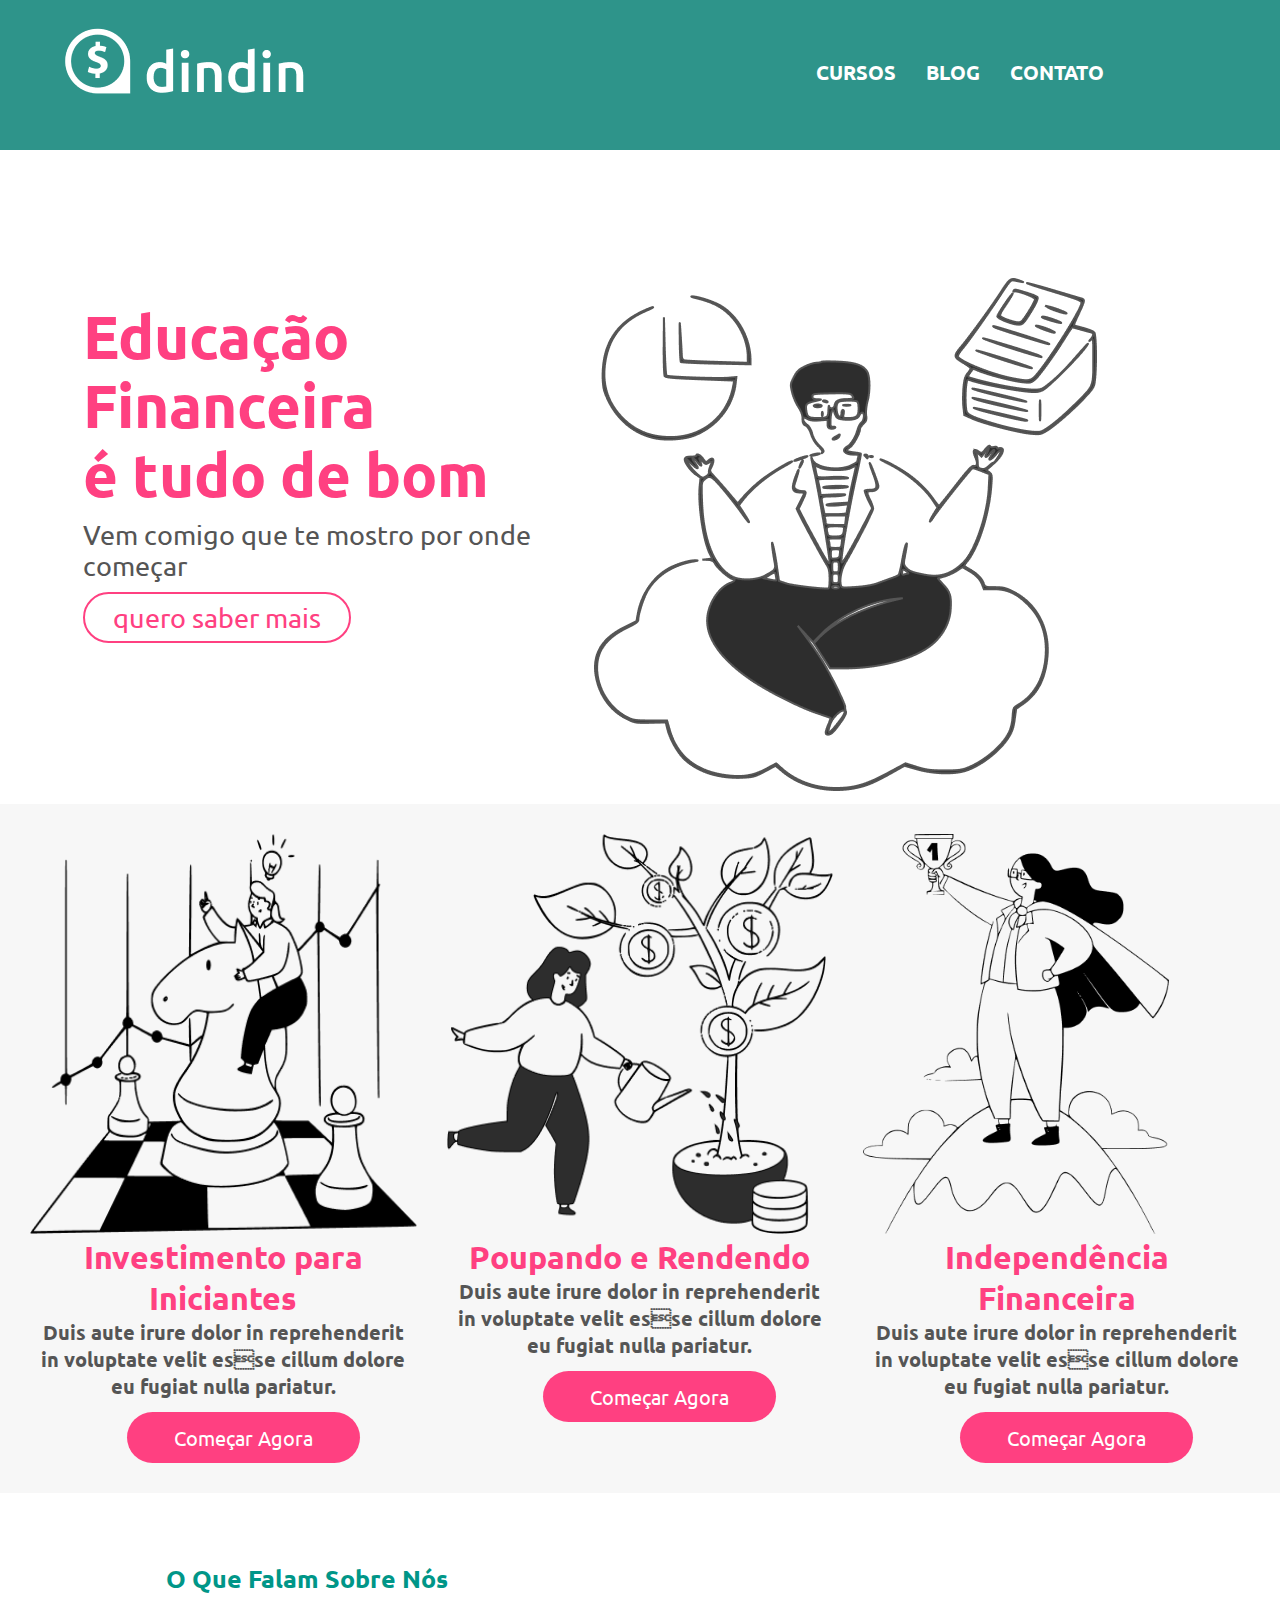
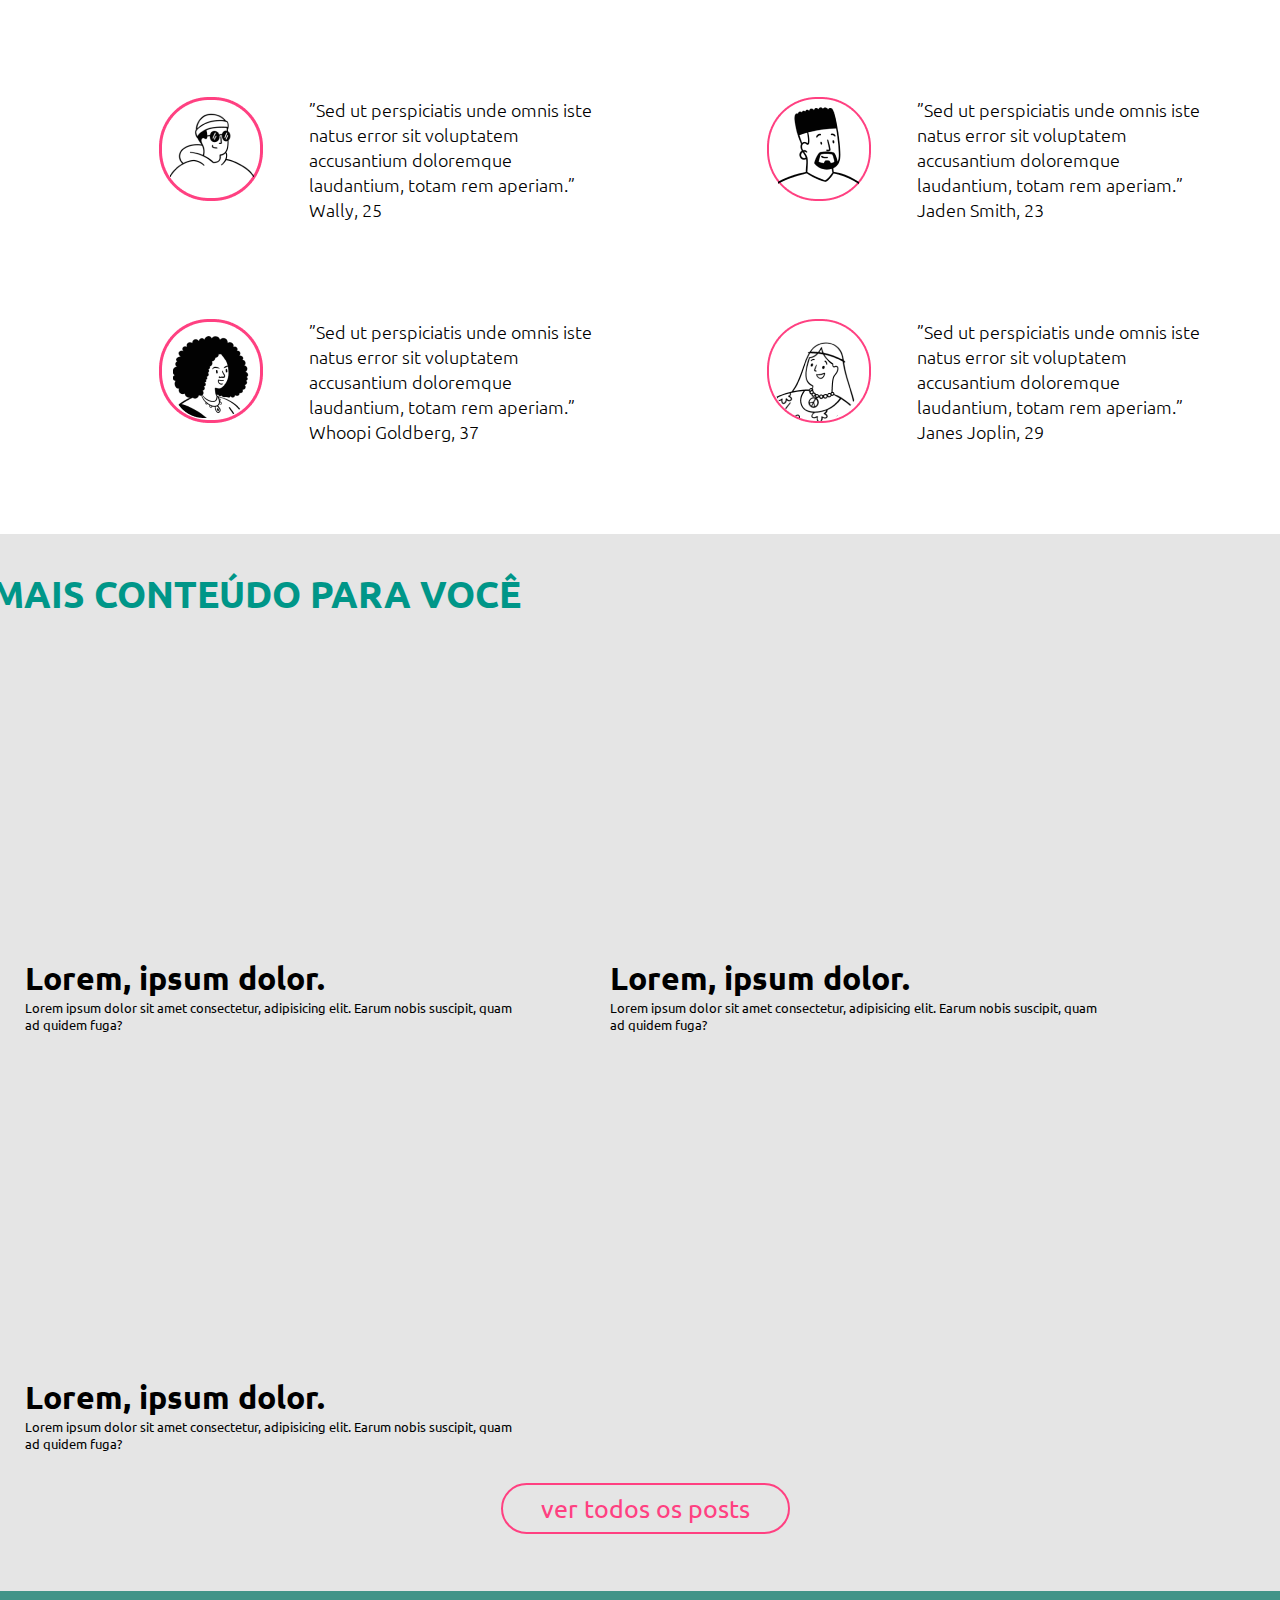
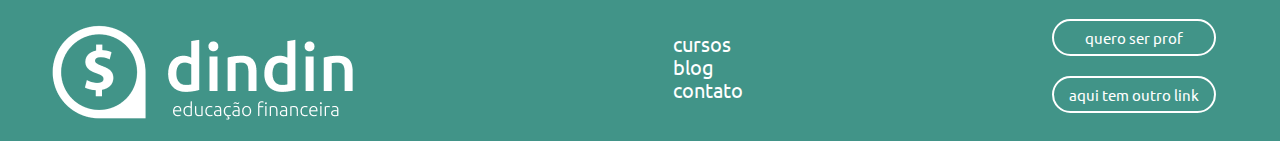
<file: index.html>
<!DOCTYPE html>
<html lang="en">

<head>
    <meta charset="UTF-8">
    <meta http-equiv="X-UA-Compatible" content="IE=edge">
    <meta name="viewport" content="width=device-width, initial-scale=1.0">
    <link rel="stylesheet" href="./style/css/header&footer.css">
    <link rel="stylesheet" href="./style/css/index.css">
    <link rel="preconnect" href="https://fonts.googleapis.com">
    <link rel="preconnect" href="https://fonts.gstatic.com" crossorigin>
    <link
        href="https://fonts.googleapis.com/css2?family=Nunito:ital,wght@0,400;0,700;1,300&family=Ubuntu:ital,wght@0,300;0,400;0,500;0,700;1,300;1,400;1,500;1,700&display=swap"
        rel="stylesheet">
    <title>Dindin Home</title>
</head>

<body>
    <header>
        <!-- <h1>dindin</h1> -->
        <picture class="logo-header">
            <a href="https://fabriciodsteixeira.github.io/desafio-dindin/index.html"><img src="./style/img/dindin-imagens/logo-header.png" alt="simbolo dinheiro"></a>
        </picture>
        <nav class="menu-header">
            <ul>
                <a href="https://fabriciodsteixeira.github.io/desafio-dindin/page2.html" rel="noopener noreferrer">
                    <li>CURSOS</li>
                </a>
                <a href="https://fabriciodsteixeira.github.io/desafio-dindin/page4.html" rel="noopener noreferrer">
                    <li>BLOG</li>
                </a>
                <a href="https://fabriciodsteixeira.github.io/desafio-dindin/page6.html" rel="noopener noreferrer">
                    <li>CONTATO</li>
                </a>
            </ul>
        </nav>
    </header>

    <!--Fim do Header-->

    <!--Início do Main-->
    <main>
        <article>
            <section class="banner1">
                <div>
                    <h1>
                        Educação
                        <br>Financeira
                        <br>é tudo de bom
                    </h1>
                    <h2>
                        Vem comigo que te mostro
                        por onde começar
                    </h2>
                    <a href="https://fabriciodsteixeira.github.io/desafio-dindin/page4.html" rel="noopener noreferrer"><button>quero saber mais</button></a>
                </div>
                <picture>
                    <img src="./style/img/dindin-imagens/ilustra-banner.png" alt="investimento">
                </picture>
            </section>

            <section class="middle-content">
                <div class="card1">
                    <picture>
                        <img src="./style/img/dindin-imagens/ilustra-poupando.png" alt="poupando">
                    </picture>
                    <h1>Investimento para Iniciantes</h1>
                    <h2>Duis aute irure dolor in reprehenderit in voluptate velit esse cillum dolore eu fugiat nulla
                        pariatur.</h2>
                    <a href="#/" target="_blank" rel="noopener noreferrer"><button>Começar Agora</button></a>
                </div>
                <div class="card1">
                    <picture>
                        <img src="./style/img/dindin-imagens/ilustra-investimento.png" alt="investimento">
                    </picture>
                    <h1>Poupando e Rendendo</h1>
                    <h2>Duis aute irure dolor in reprehenderit in voluptate velit esse cillum dolore eu fugiat nulla
                        pariatur.</h2>
                    <a href="#/" target="_blank" rel="noopener noreferrer"><button>Começar Agora</button></a>
                </div>
                <div class="card1">
                    <picture>
                        <img src="./style/img/dindin-imagens/ilustra-independencia.png" alt="independência">
                    </picture>
                    <h1>Independência Financeira</h1>
                    <h2>Duis aute irure dolor in reprehenderit in voluptate velit esse cillum dolore eu fugiat nulla
                        pariatur.</h2>
                    <a href="#/" target="_blank" rel="noopener noreferrer"><button>Começar Agora</button></a>
                </div>

            </section>

            <section id="section2">
                <h1 id=footer-title class="title-footer">O Que Falam Sobre Nós</h1>
            <div class="section2-1">
                <div class="section2-1-1">
                    <picture>
                        <img src="./style/img/dindin-imagens/icon-wally.png" alt="wally">
                    </picture>
                    <p>
                        ”Sed ut perspiciatis unde omnis iste natus error sit voluptatem accusantium
                        doloremque laudantium, totam rem aperiam.” 
                        <br>Wally, 25
                    </p>

                </div>
                <div class="section2-1-1">
                    <picture>
                        <img src="./style/img/dindin-imagens/icon-jaden.png" alt="jaden">
                    </picture>
                    <p>
                        ”Sed ut perspiciatis unde omnis iste natus error sit voluptatem accusantium
                        doloremque laudantium, totam rem aperiam.”
                        <br>Jaden Smith, 23
                    </p>
                    
                </div>
                <div class="section2-1-1">
                    <picture>
                        <img src="./style/img/dindin-imagens/icon-whoopi.png" alt="whoopi">
                    </picture>
                    <p>
                        ”Sed ut perspiciatis unde omnis iste natus error sit voluptatem accusantium
                        doloremque laudantium, totam rem aperiam.”
                        <br>Whoopi Goldberg, 37
                    </p>
                </div>
                <div class="section2-1-1">
                    <picture>
                        <img src="./style/img/dindin-imagens/icon-jane.png" alt="jane">
                    </picture>
                    <p>
                        ”Sed ut perspiciatis unde omnis iste natus error sit voluptatem accusantium
                        doloremque laudantium, totam rem aperiam.”
                        <br>Janes Joplin, 29
                    </p>
                </div>
            </div>
            </section>

            <section id="section3">
                <h1 id=footer-title class="title-footer">MAIS CONTEÚDO PARA VOCÊ</h1>
                    <div class="section3-1">
                    <div class="section3-1-1">
                        <div>
                            <iframe width="560" height="315" src="https://www.youtube.com/embed/50tCu7gGN-Q"
                                title="YouTube video player" frameborder="0"
                                allow="accelerometer; autoplay; clipboard-write; encrypted-media; gyroscope; picture-in-picture"
                                allowfullscreen></iframe>
                        </div>
                        <h1>Lorem, ipsum dolor.</h1>
                        <p>Lorem ipsum dolor sit amet consectetur, adipisicing elit. Earum nobis suscipit, quam ad
                            quidem
                            fuga?</p>
                    </div>
                    <div class="section3-1-1">
                        <div>
                            <iframe width="560" height="315" src="https://www.youtube.com/embed/Y72JijhIoTo"
                                title="YouTube video player" frameborder="0"
                                allow="accelerometer; autoplay; clipboard-write; encrypted-media; gyroscope; picture-in-picture"
                                allowfullscreen></iframe>
                        </div>
                        <h1>Lorem, ipsum dolor.</h1>
                        <p>Lorem ipsum dolor sit amet consectetur, adipisicing elit. Earum nobis suscipit, quam ad
                            quidem
                            fuga?</p>
                    </div>
                    <div class="section3-1-1">
                        <div>
                            <iframe width="560" height="315" src="https://www.youtube.com/embed/LFV5ccB1Kro"
                                title="YouTube video player" frameborder="0"
                                allow="accelerometer; autoplay; clipboard-write; encrypted-media; gyroscope; picture-in-picture"
                                allowfullscreen></iframe>
                        </div>
                        <h1>Lorem, ipsum dolor.</h1>
                        <p>Lorem ipsum dolor sit amet consectetur, adipisicing elit. Earum nobis suscipit, quam ad
                            quidem
                            fuga?</p>
                    </div>
                </div>
                <a href="https://fabriciodsteixeira.github.io/desafio-dindin/page2.html" rel="noopener noreferrer"><button>ver todos os posts</button></a>
            </section>

        </article>
    </main>



    <!--Fim do Main-->

    <!--Início do Footer-->
    <footer>
        <picture>
            <img src="./style/img/dindin-imagens/logo-footer.png" alt="logo footer">
        </picture>
        <nav>
            <ul>
                <a href="https://fabriciodsteixeira.github.io/desafio-dindin/page2.html" target="_blank" rel="noopener noreferrer">
                    <li>cursos</li>
                </a>
                <a href="https://fabriciodsteixeira.github.io/desafio-dindin/page4.html" target="_blank" rel="noopener noreferrer">
                    <li>blog</li>
                </a>
                <a href="https://fabriciodsteixeira.github.io/desafio-dindin/page6.html" target="_blank" rel="noopener noreferrer">
                    <li>contato</li>
                </a>
            </ul>
        </nav>
        <div class="footer-buttons">
            <div class="button">
                <a href="https://fabriciodsteixeira.github.io/desafio-dindin/page2.html" rel="noopener noreferrer"> <button>quero ser prof</button></a>
            </div>
            <div class="button">
                <a href="https://www.linkedin.com/in/fabr%C3%ADcio-teixeira/" target="_blank" rel="noopener noreferrer"><button>aqui tem outro link</button></a>
            </div>
        </div>
    </footer>
</body>

</html>
</file>
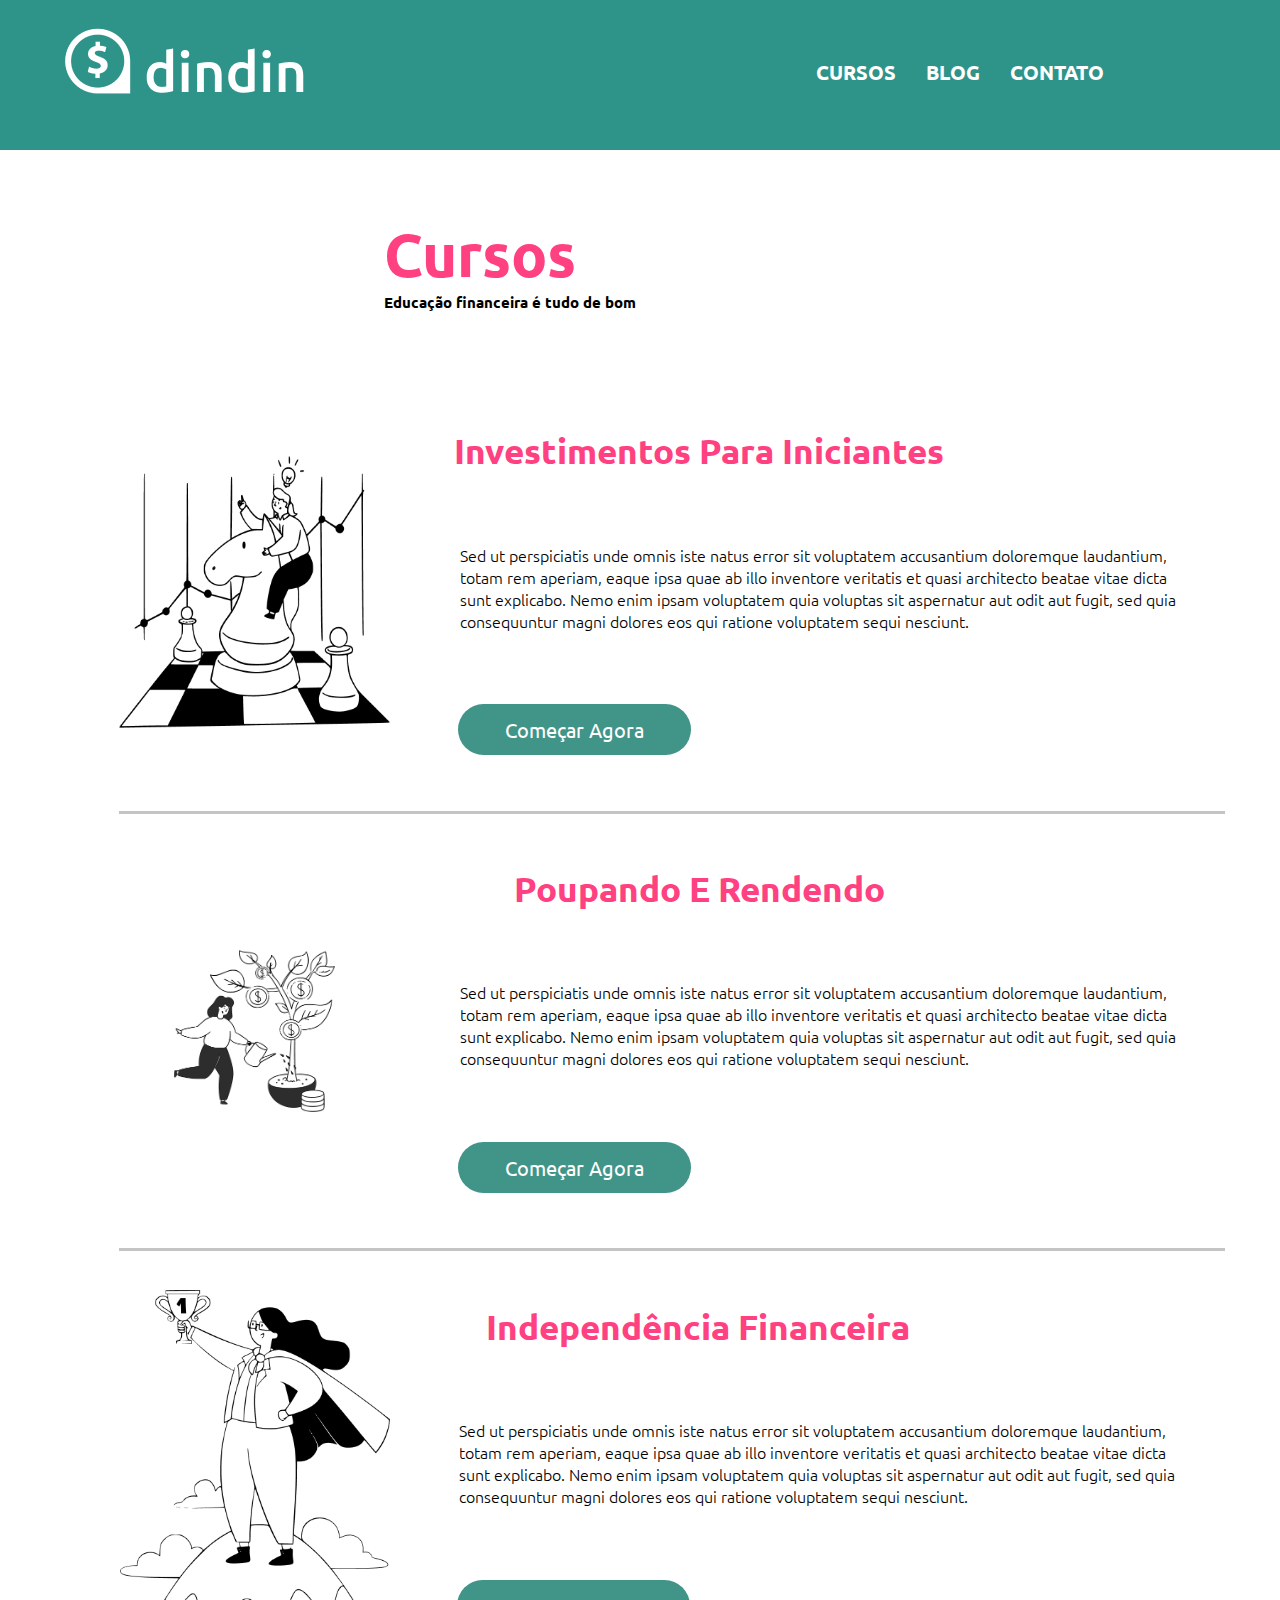
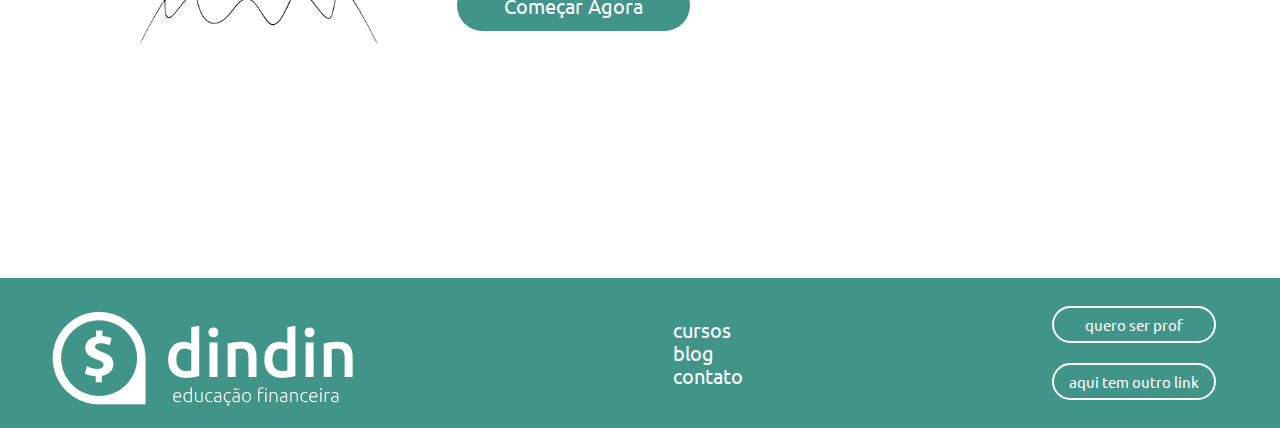
<file: page2.html>
<!DOCTYPE html>
<html lang="en">

<head>
    <meta charset="UTF-8">
    <meta http-equiv="X-UA-Compatible" content="IE=edge">
    <meta name="viewport" content="width=device-width, initial-scale=1.0">
    <link rel="stylesheet" href="./style/css/header&footer.css">
    <link rel="stylesheet" href="./style/css/page2.css">
    <link rel="preconnect" href="https://fonts.googleapis.com">
    <link rel="preconnect" href="https://fonts.gstatic.com" crossorigin>
    <link
        href="https://fonts.googleapis.com/css2?family=Nunito:ital,wght@0,400;0,700;1,300&family=Ubuntu:ital,wght@0,300;0,400;0,500;0,700;1,300;1,400;1,500;1,700&display=swap"
        rel="stylesheet">
    <title>Cursos</title>
</head>

<body>
    <header>
        <!-- <h1>dindin</h1> -->
        <picture class="logo-header">
            <a href="https://fabriciodsteixeira.github.io/desafio-dindin/index.html"><img src="./style/img/dindin-imagens/logo-header.png" alt="simbolo dinheiro"></a>
        </picture>
        <nav class="menu-header">
            <ul>
                <a href="https://fabriciodsteixeira.github.io/desafio-dindin/page2.html" rel="noopener noreferrer">
                    <li>CURSOS</li>
                </a>
                <a href="https://fabriciodsteixeira.github.io/desafio-dindin/page4.html" rel="noopener noreferrer">
                    <li>BLOG</li>
                </a>
                <a href="https://fabriciodsteixeira.github.io/desafio-dindin/page6.html" rel="noopener noreferrer">
                    <li>CONTATO</li>
                </a>
            </ul>
        </nav>
    </header>

    <!--Fim do Header-->

    <!--Início do Main-->

    <main>
        <article>
            <section class="section1">
                <h1 id="first-title" class="color-pink-titles">Cursos</h1>
                <h2 id="second-title">Educação financeira é tudo de bom</h2>
            </section>


            <section class="container1">
                <div id="border2" class="container1-1">
                    <picture>
                        <img src="./style/img/dindin-imagens/ilustra-poupando.png" alt="poupando">
                    </picture>
                    <div class="container1-1-1">
                        <h1 class="color-pink-titles">Investimentos para Iniciantes</h1>
                        <p class="grey-text">Sed ut perspiciatis unde omnis iste natus error sit voluptatem accusantium
                            doloremque laudantium, totam rem aperiam, eaque ipsa quae ab illo inventore veritatis et
                            quasi
                            architecto beatae vitae dicta sunt explicabo. Nemo enim ipsam voluptatem quia voluptas sit
                            aspernatur aut odit aut fugit, sed quia consequuntur magni dolores eos qui ratione
                            voluptatem
                            sequi nesciunt. </p>
                        <a href="https://fabriciodsteixeira.github.io/desafio-dindin/page2.html" rel="noopener noreferrer"><button class="button-green">Começar
                                Agora</button></a>
                    </div>
                </div>
                <div id="border"class="container1-1">
                    <picture class="container1-1-1">
                        <img src="./style/img/dindin-imagens/ilustra-investimento.png" alt="investimento">
                    </picture>
                    <div class="container1-1-1">
                        <h1 class="color-pink-titles">Poupando e Rendendo</h1>
                        <p class="grey-text">Sed ut perspiciatis unde omnis iste natus error sit voluptatem accusantium
                            doloremque laudantium, totam rem aperiam, eaque ipsa quae ab illo inventore veritatis et
                            quasi
                            architecto beatae vitae dicta sunt explicabo. Nemo enim ipsam voluptatem quia voluptas sit
                            aspernatur aut odit aut fugit, sed quia consequuntur magni dolores eos qui ratione
                            voluptatem
                            sequi nesciunt. </p>
                        <a href="https://fabriciodsteixeira.github.io/desafio-dindin/page2.html" rel="noopener noreferrer"><button class="button-green">Começar
                                Agora</button></a>
                    </div>
                </div>
                <div id="border2" class="container1-1">
                    <picture>
                        <img src="./style/img/dindin-imagens/ilustra-independencia.png" alt="independência">
                    </picture>
                    <div class="container1-1-1">
                    <h1 class="color-pink-titles">Independência Financeira</h1>
                    <p class="grey-text">Sed ut perspiciatis unde omnis iste natus error sit voluptatem accusantium
                        doloremque laudantium, totam rem aperiam, eaque ipsa quae ab illo inventore veritatis et quasi
                        architecto beatae vitae dicta sunt explicabo. Nemo enim ipsam voluptatem quia voluptas sit
                        aspernatur aut odit aut fugit, sed quia consequuntur magni dolores eos qui ratione voluptatem
                        sequi nesciunt. </p>
                    <a href="https://fabriciodsteixeira.github.io/desafio-dindin/page4.html" rel="noopener noreferrer"><button class="button-green">Começar
                            Agora</button></a>
                </div>
                </div>
            </section>
        </article>
    </main>

    <!--Fim do Main-->

    <!--Início do Footer-->
    <footer>
        <picture>
            <img src="./style/img/dindin-imagens/logo-footer.png" alt="logo footer">
        </picture>
        <nav>
            <ul>
                <a href="https://fabriciodsteixeira.github.io/desafio-dindin/page2.html" target="_blank" rel="noopener noreferrer">
                    <li>cursos</li>
                </a>
                <a href="https://fabriciodsteixeira.github.io/desafio-dindin/page4.html" target="_blank" rel="noopener noreferrer">
                    <li>blog</li>
                </a>
                <a href="https://fabriciodsteixeira.github.io/desafio-dindin/page6.html" target="_blank" rel="noopener noreferrer">
                    <li>contato</li>
                </a>
            </ul>
        </nav>
        <div class="footer-buttons">
            <div class="button">
                <a href="https://fabriciodsteixeira.github.io/desafio-dindin/page2.html" rel="noopener noreferrer"> <button>quero ser prof</button></a>
            </div>
            <div class="button">
                <a href="https://www.linkedin.com/in/fabr%C3%ADcio-teixeira/" target="_blank" rel="noopener noreferrer"><button>aqui tem outro link</button></a>
            </div>
        </div>
    </footer>
</body>

</html>
</file>
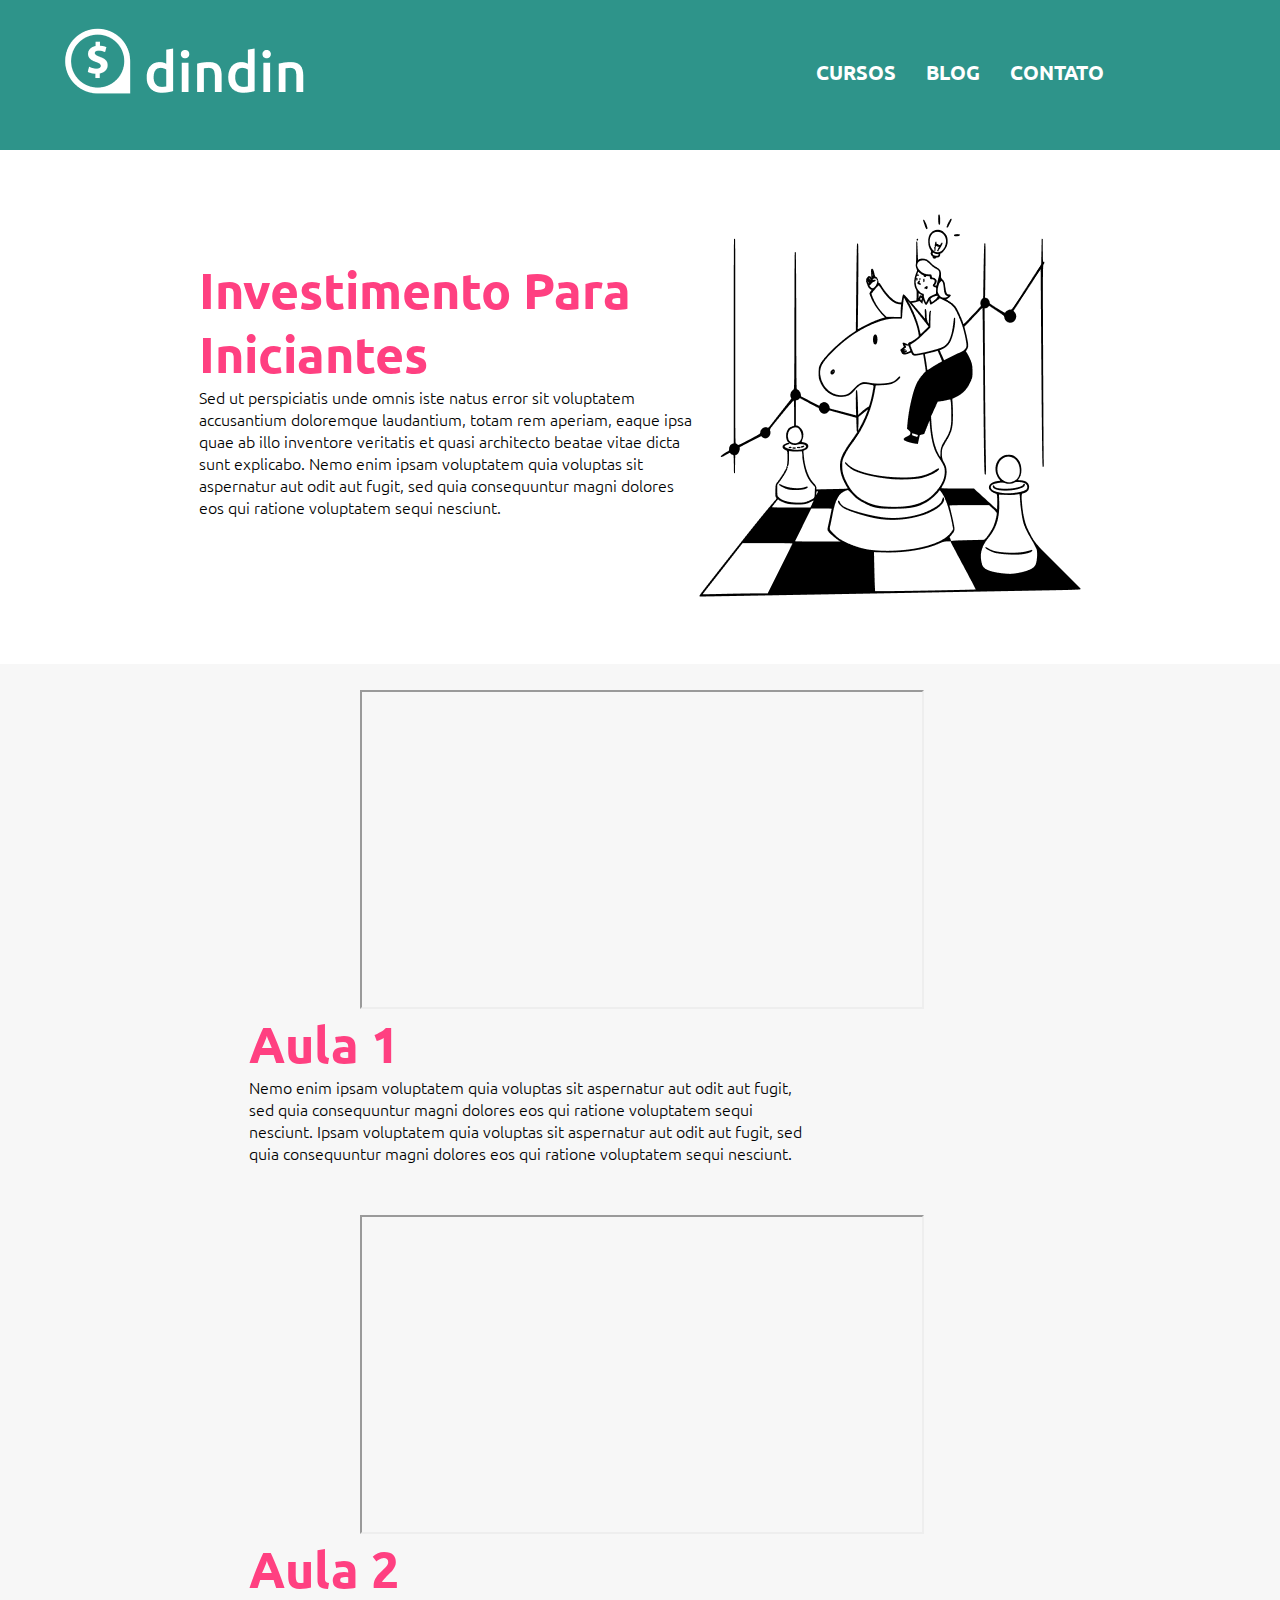
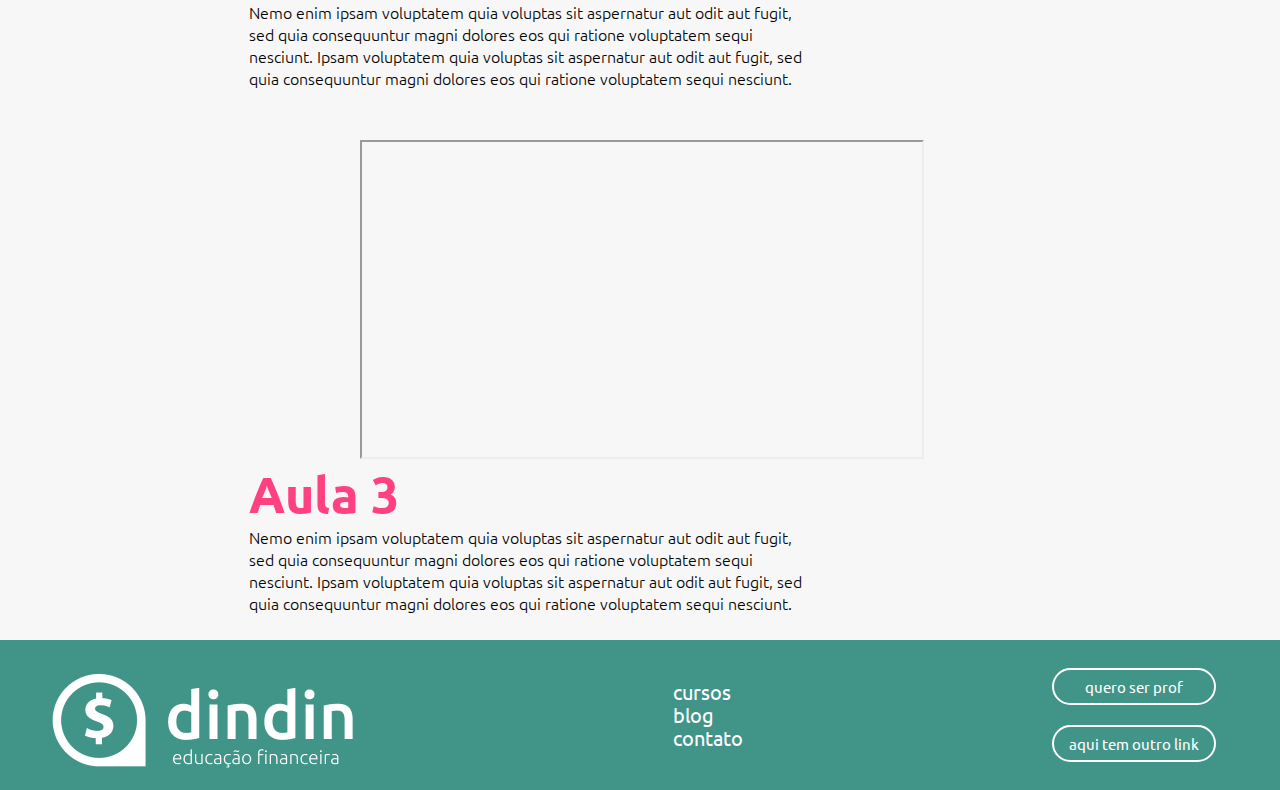
<file: page3.html>
<!DOCTYPE html>
<html lang="en">

<head>
    <meta charset="UTF-8">
    <meta http-equiv="X-UA-Compatible" content="IE=edge">
    <meta name="viewport" content="width=device-width, initial-scale=1.0">
    <link rel="stylesheet" href="./style/css/header&footer.css">
    <link rel="stylesheet" href="./style/css/page3.css">
    <link rel="preconnect" href="https://fonts.googleapis.com">
    <link rel="preconnect" href="https://fonts.gstatic.com" crossorigin>
    <link
        href="https://fonts.googleapis.com/css2?family=Nunito:ital,wght@0,400;0,700;1,300&family=Ubuntu:ital,wght@0,300;0,400;0,500;0,700;1,300;1,400;1,500;1,700&display=swap"
        rel="stylesheet">
    <title>Curso</title>
</head>

<body>
    <header>
        <!-- <h1>dindin</h1> -->
        <picture class="logo-header">
            <a href="https://fabriciodsteixeira.github.io/desafio-dindin/index.html"><img src="./style/img/dindin-imagens/logo-header.png" alt="simbolo dinheiro"></a>
        </picture>
        <nav class="menu-header">
            <ul>
                <a href="https://fabriciodsteixeira.github.io/desafio-dindin/page2.html" rel="noopener noreferrer">
                    <li>CURSOS</li>
                </a>
                <a href="https://fabriciodsteixeira.github.io/desafio-dindin/page4.html" rel="noopener noreferrer">
                    <li>BLOG</li>
                </a>
                <a href="https://fabriciodsteixeira.github.io/desafio-dindin/page6.html" rel="noopener noreferrer">
                    <li>CONTATO</li>
                </a>
            </ul>
        </nav>
    </header>

    <!--Fim do Header-->

    <!--Início do Main-->

    <main>
        <article class="container1">
            <section class="container1-1">
                <div class="container1-1-1">
                    <h1 class="color-pink-titles">Investimento
                        para Iniciantes
                    </h1>
                    <p id="texto-firt-pic" class="grey-text">
                        Sed ut perspiciatis unde omnis iste natus error sit voluptatem accusantium doloremque
                        laudantium, totam rem aperiam, eaque ipsa quae ab illo inventore veritatis et quasi
                        architecto
                        beatae vitae dicta sunt explicabo. Nemo enim ipsam voluptatem quia voluptas sit aspernatur
                        aut
                        odit aut fugit, sed quia consequuntur magni dolores eos qui ratione voluptatem sequi
                        nesciunt.
                    </p>
                </div>
                <picture class="horde-pic">
                    <img src="./style/img/dindin-imagens/ilustra-poupando.png" alt="poupando">
                </picture>
            </section>
        </article>

        <article class="container2">
            <div class="container2-2">
                <div class="container2-2-1">
                    <iframe width="560" height="315" src="https://www.youtube.com/embed/Y72JijhIoTo"></iframe>
                </div>
                <div class="container2-2-2">
                    <h1 class="color-pink-titles">Aula 1</h1>
                    <p class="grey-text">Nemo enim ipsam voluptatem quia voluptas sit aspernatur aut odit aut fugit, sed
                        quia
                        consequuntur magni dolores eos qui ratione voluptatem sequi nesciunt.

                        Ipsam voluptatem quia voluptas sit aspernatur aut odit aut fugit, sed quia consequuntur magni
                        dolores eos qui ratione voluptatem sequi nesciunt. </p>

                </div>
            </div>
            <div class="container2-2">
                <div class="container2-2-1">
                    <iframe width="560" height="315" src="https://www.youtube.com/embed/LFV5ccB1Kro"></iframe>
                </div>
                <div class="container2-2-2">
                    <h1 class="color-pink-titles">Aula 2</h1>
                    <p class="grey-text">Nemo enim ipsam voluptatem quia voluptas sit aspernatur aut odit aut fugit, sed
                        quia
                        consequuntur magni dolores eos qui ratione voluptatem sequi nesciunt.

                        Ipsam voluptatem quia voluptas sit aspernatur aut odit aut fugit, sed quia consequuntur magni
                        dolores eos qui ratione voluptatem sequi nesciunt. </p>
                </div>
            </div>
            <div class="container2-2">
                <div class="container2-2-1">
                    <iframe width="560" height="315" src="https://www.youtube.com/embed/50tCu7gGN-Q"></iframe>
                </div>
                <div div class="container2-2-2">
                    <h1 class="color-pink-titles">Aula 3</h1>
                    <p class="grey-text">Nemo enim ipsam voluptatem quia voluptas sit aspernatur aut odit aut fugit, sed
                        quia
                        consequuntur magni dolores eos qui ratione voluptatem sequi nesciunt.

                        Ipsam voluptatem quia voluptas sit aspernatur aut odit aut fugit, sed quia consequuntur magni
                        dolores eos qui ratione voluptatem sequi nesciunt. </p>
                </div>
            </div>
        </article>
    </main>

    <!--Fim do Main-->

    <!--Início do Footer-->
    <footer>
        <picture>
            <img src="./style/img/dindin-imagens/logo-footer.png" alt="logo footer">
        </picture>
        <nav>
            <ul>
                <a href="https://fabriciodsteixeira.github.io/desafio-dindin/page2.html"  rel="noopener noreferrer">
                    <li>cursos</li>
                </a>
                <a href="https://fabriciodsteixeira.github.io/desafio-dindin/page4.html"  rel="noopener noreferrer">
                    <li>blog</li>
                </a>
                <a href="https://fabriciodsteixeira.github.io/desafio-dindin/page6.html" rel="noopener noreferrer">
                    <li>contato</li>
                </a>
            </ul>
        </nav>
        <div class="footer-buttons">
            <div class="button">
                <a href="https://fabriciodsteixeira.github.io/desafio-dindin/page2.html" rel="noopener noreferrer"> <button>quero ser prof</button></a>
            </div>
            <div class="button">
                <a href="https://www.linkedin.com/in/fabr%C3%ADcio-teixeira/" rel="noopener noreferrer"><button>aqui tem outro link</button></a>
            </div>
        </div>
    </footer>
</body>

</html>
</file>
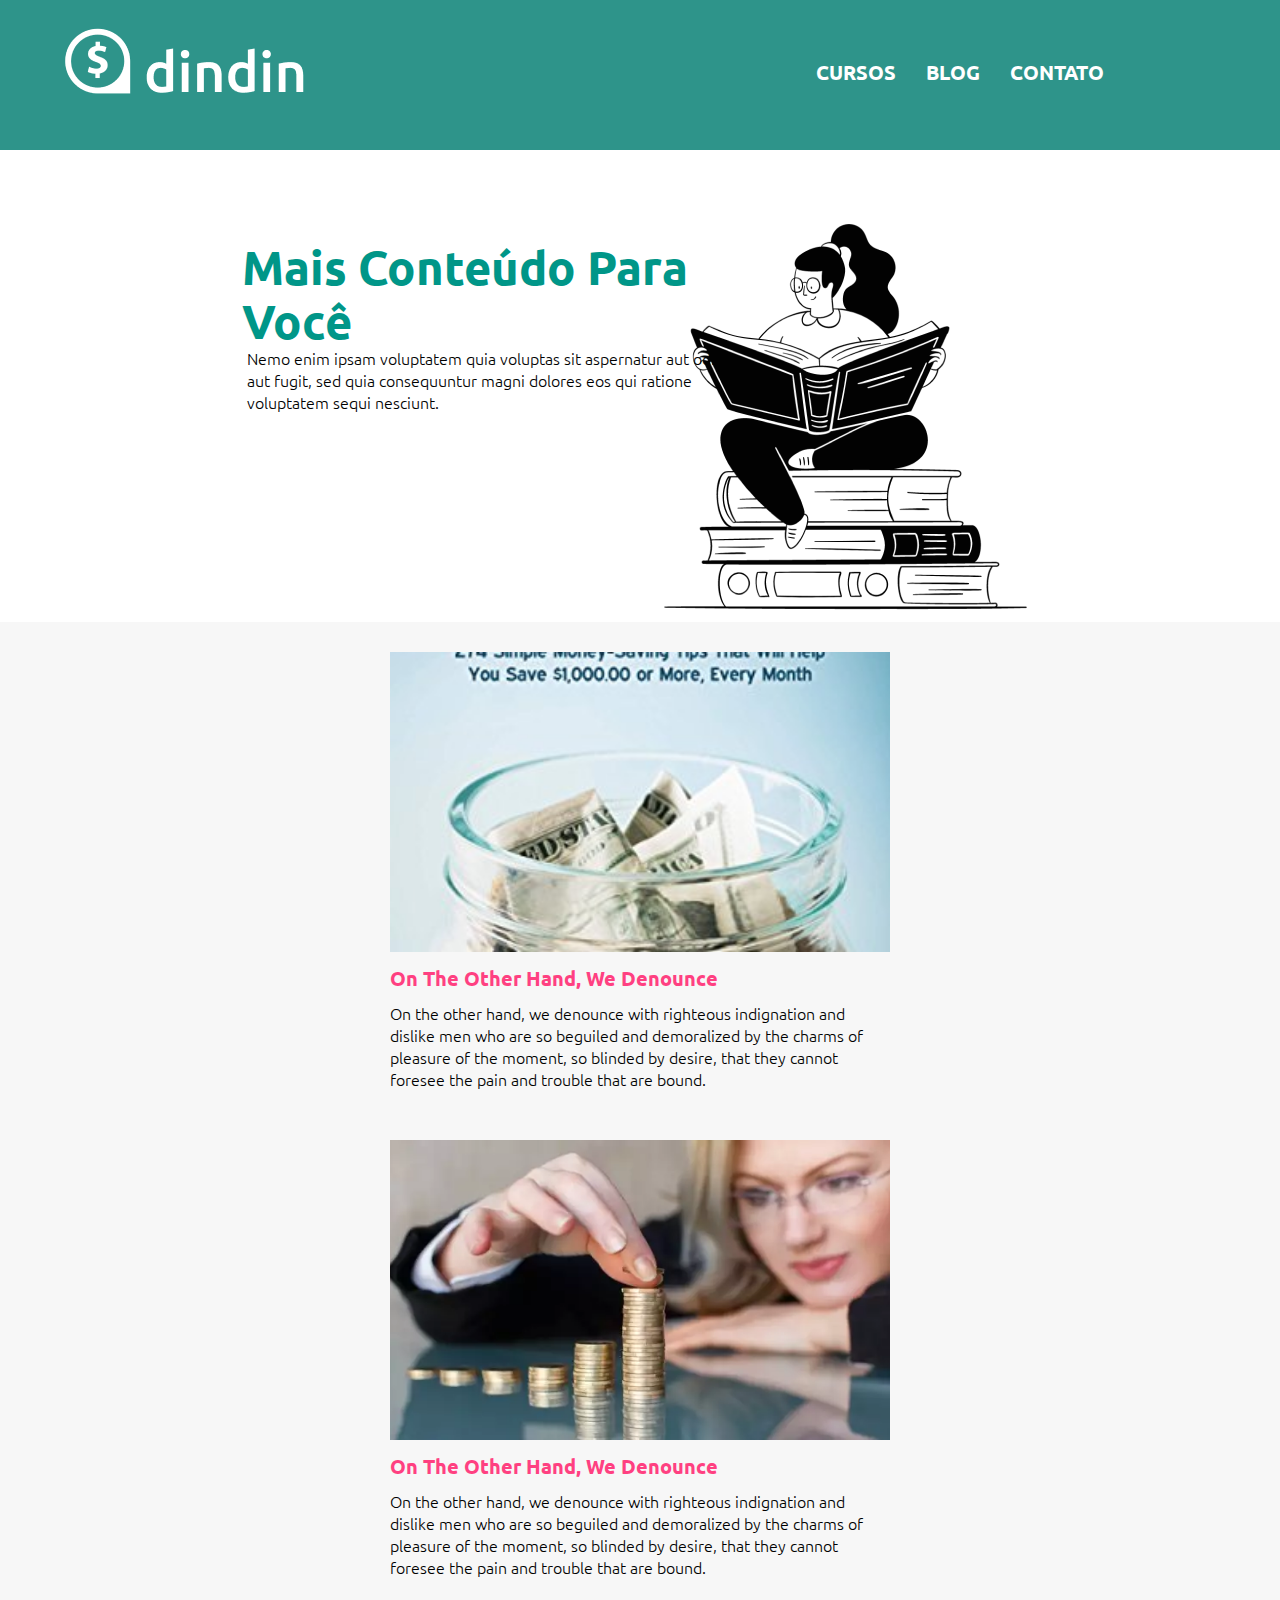
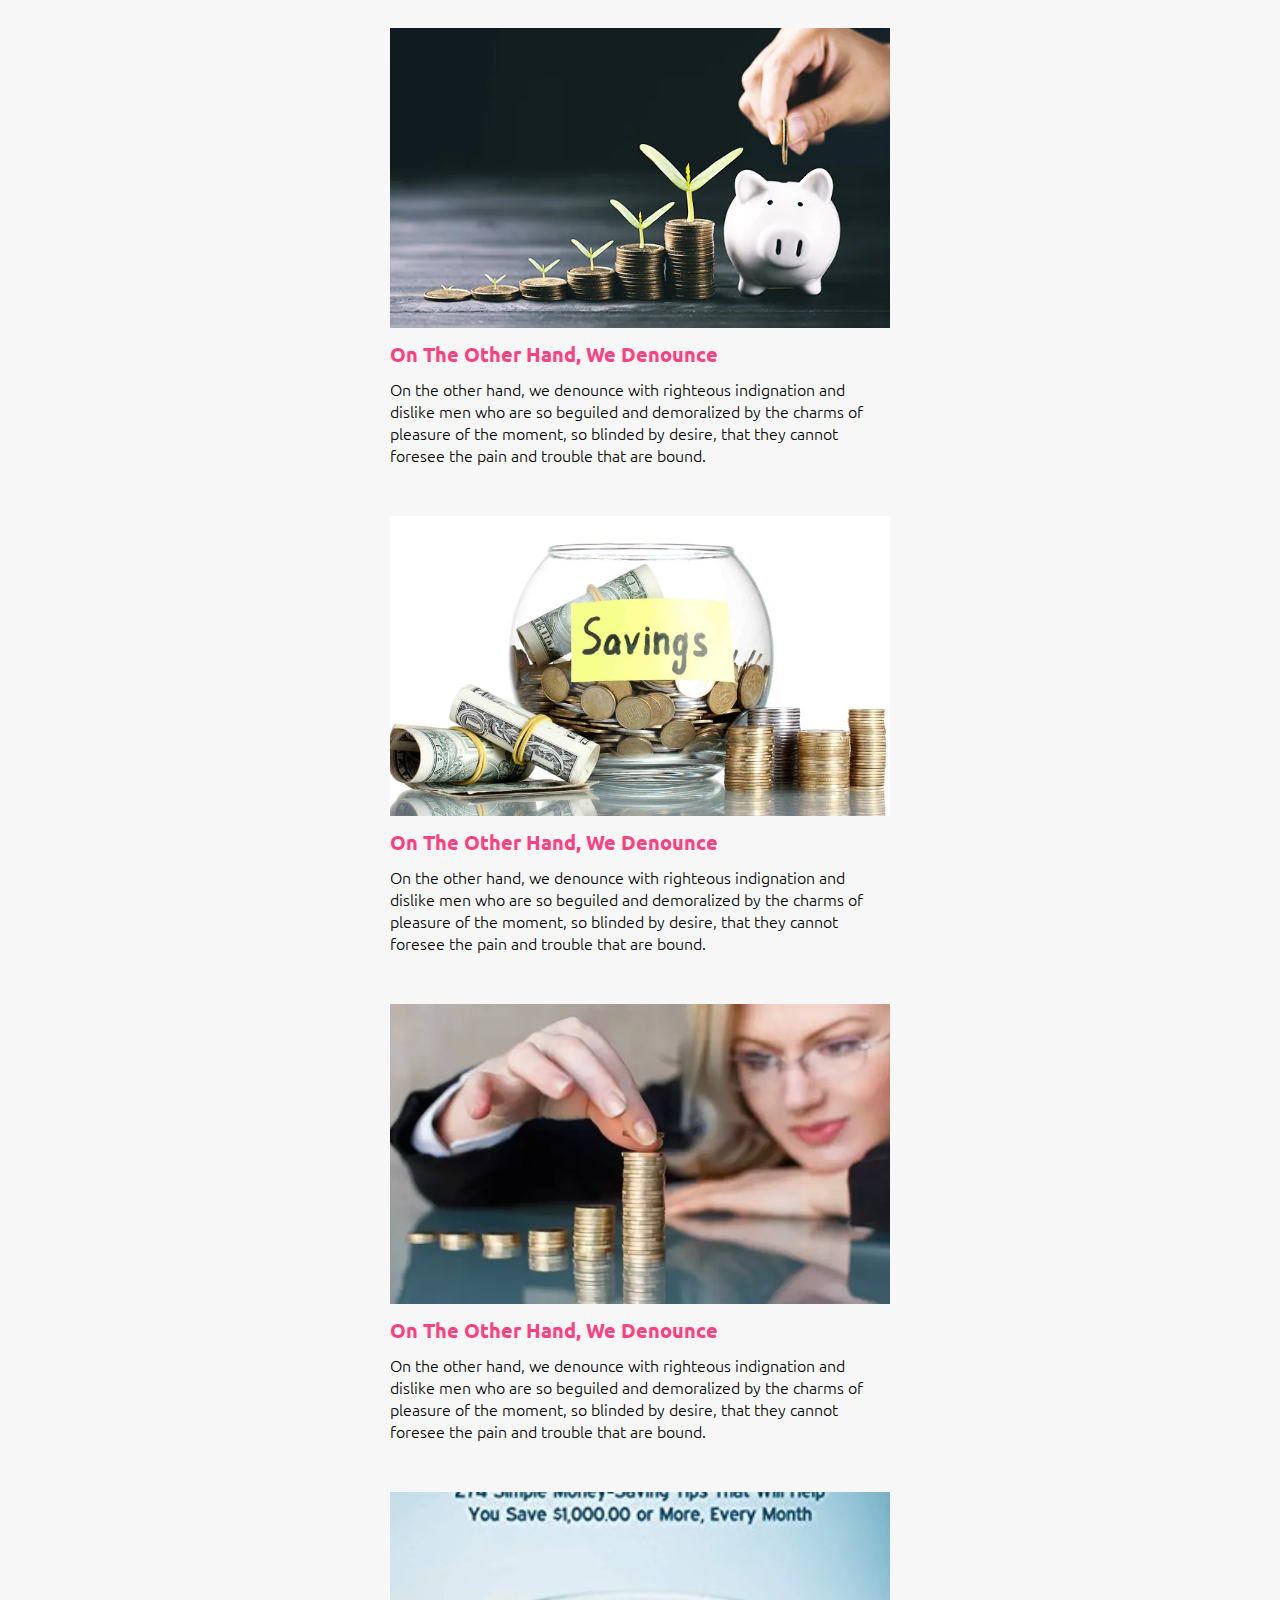
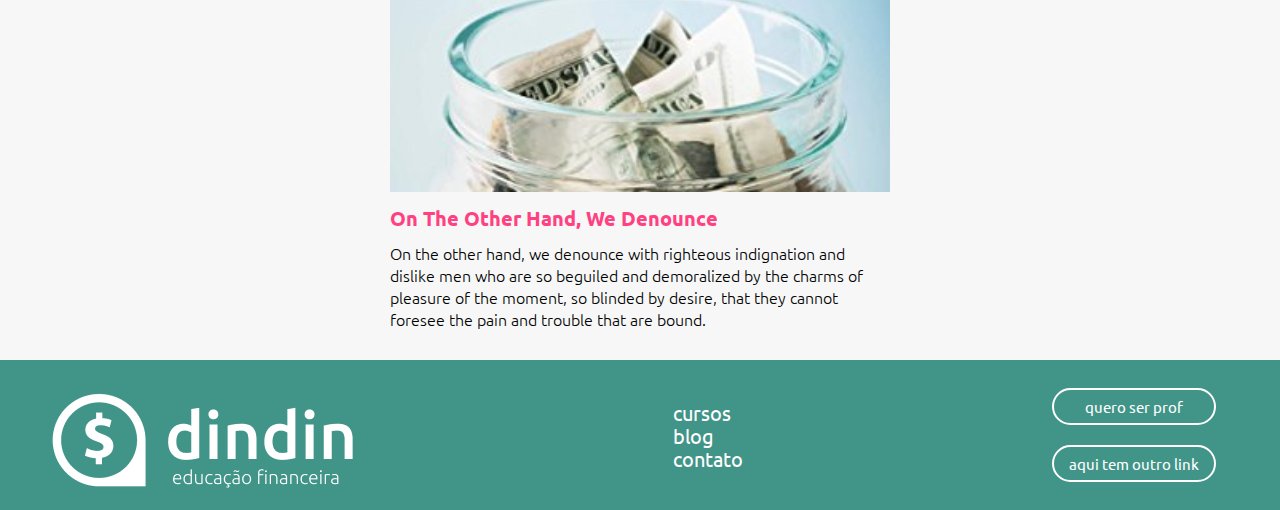
<file: page4.html>
<!DOCTYPE html>
<html lang="en">
<head>
    <meta charset="UTF-8">
    <meta http-equiv="X-UA-Compatible" content="IE=edge">
    <meta name="viewport" content="width=device-width, initial-scale=1.0">
    <link rel="stylesheet" href="./style/css/header&footer.css">
    <link rel="stylesheet" href="./style/css/page4.css">
    <link rel="preconnect" href="https://fonts.googleapis.com">
    <link rel="preconnect" href="https://fonts.gstatic.com" crossorigin>
    <link
        href="https://fonts.googleapis.com/css2?family=Nunito:ital,wght@0,400;0,700;1,300&family=Ubuntu:ital,wght@0,300;0,400;0,500;0,700;1,300;1,400;1,500;1,700&display=swap"
        rel="stylesheet">
    <title>Blog</title>
</head>
<body>
    <header>
        <!-- <h1>dindin</h1> -->
        <picture class="logo-header">
            <a href="https://fabriciodsteixeira.github.io/desafio-dindin/index.html"><img src="./style/img/dindin-imagens/logo-header.png" alt="simbolo dinheiro"></a>
        </picture>
        <nav class="menu-header">
            <ul>
                <a href="https://fabriciodsteixeira.github.io/desafio-dindin/page2.html" rel="noopener noreferrer">
                    <li>CURSOS</li>
                </a>
                <a href="https://fabriciodsteixeira.github.io/desafio-dindin/page4.html" rel="noopener noreferrer">
                    <li>BLOG</li>
                </a>
                <a href="https://fabriciodsteixeira.github.io/desafio-dindin/page6.html" rel="noopener noreferrer">
                    <li>CONTATO</li>
                </a>
            </ul>
        </nav>
    </header>

    <!--Fim do Header-->

    <!--Início do Main-->

    <main>
        <article>

            <section class="container1">
                <div class="container1-1">
                    <h1>Mais Conteúdo
                        Para Você
                    </h1>
                    <p class="grey-text">Nemo enim ipsam voluptatem quia voluptas sit aspernatur aut odit aut fugit, sed quia consequuntur magni dolores eos qui ratione voluptatem sequi nesciunt. </p>
                </div>
                <picture class="container1-2">
                    <img src="./style/img/dindin-imagens/ilustra-blog.png" alt="mais conteudo">
                </picture>
            </section>
            
            <section class="container2">
                <div class="container2-1">
                    <picture>
                        <img src="./style/img/dindin-imagens/money-3.jpg" alt="money 1">
                    </picture>
                    <div>
                        <h1 class="color-pink-titles">On the other hand, we denounce</h1>
                        <p class="grey-text">On the other hand, we denounce with righteous indignation and dislike men who are so beguiled and demoralized by the charms of pleasure of the moment, so blinded by desire, that they cannot foresee the pain and trouble that are bound.</p>
                    </div>    
                </div>
                <div class="container2-1">
                    <picture>
                        <img src="./style/img/dindin-imagens/money-2.jpg" alt="money 2">
                    </picture>
                    <div>
                        <h1 class="color-pink-titles">On the other hand, we denounce</h1>
                        <p class="grey-text">On the other hand, we denounce with righteous indignation and dislike men who are so beguiled and demoralized by the charms of pleasure of the moment, so blinded by desire, that they cannot foresee the pain and trouble that are bound.</p>
                    </div>    
                </div>
                <div class="container2-1">
                    <picture>
                        <img src="./style/img/dindin-imagens/money-4.jpg" alt="money 3">
                    </picture>
                    <div>
                        <h1 class="color-pink-titles">On the other hand, we denounce</h1>
                        <p class="grey-text">On the other hand, we denounce with righteous indignation and dislike men who are so beguiled and demoralized by the charms of pleasure of the moment, so blinded by desire, that they cannot foresee the pain and trouble that are bound.</p>
                    </div>
                </div>
                <div class="container2-1">
                    <picture>
                        <img src="./style/img/dindin-imagens/money-5.jpg" alt="money 4">
                    </picture>
                    <div>
                        <h1 class="color-pink-titles">On the other hand, we denounce</h1>
                        <p class="grey-text">On the other hand, we denounce with righteous indignation and dislike men who are so beguiled and demoralized by the charms of pleasure of the moment, so blinded by desire, that they cannot foresee the pain and trouble that are bound.</p>
                    </div>
                </div>
                <div class="container2-1">
                    <picture>
                        <img src="./style/img/dindin-imagens/money-2.jpg" alt="money 5">
                    </picture>
                    <div>
                        <h1 class="color-pink-titles">On the other hand, we denounce</h1>
                        <p class="grey-text">On the other hand, we denounce with righteous indignation and dislike men who are so beguiled and demoralized by the charms of pleasure of the moment, so blinded by desire, that they cannot foresee the pain and trouble that are bound.</p>   
                    </div>
                </div>    
                <div class="container2-1">
                    <picture>
                        <img src="./style/img/dindin-imagens/money-3.jpg" alt="money 6">
                    </picture>
                    <div>
                        <h1 class="color-pink-titles">On the other hand, we denounce</h1>
                        <p class="grey-text">On the other hand, we denounce with righteous indignation and dislike men who are so beguiled and demoralized by the charms of pleasure of the moment, so blinded by desire, that they cannot foresee the pain and trouble that are bound.</p>
                    </div>
                </div>
            </section>
        </article>
    </main>

    <!--Fim do Main-->

    <!--Início do Footer-->
    <footer>
        <picture>
            <img src="./style/img/dindin-imagens/logo-footer.png" alt="logo footer">
        </picture>
        <nav>
            <ul>
                <a href="https://fabriciodsteixeira.github.io/desafio-dindin/page2.html" rel="noopener noreferrer">
                    <li>cursos</li>
                </a>
                <a href="https://fabriciodsteixeira.github.io/desafio-dindin/page4.html" rel="noopener noreferrer">
                    <li>blog</li>
                </a>
                <a href="https://fabriciodsteixeira.github.io/desafio-dindin/page6.html" rel="noopener noreferrer">
                    <li>contato</li>
                </a>
            </ul>
        </nav>
        <div class="footer-buttons">
            <div class="button">
                <a href="https://fabriciodsteixeira.github.io/desafio-dindin/page2.html" rel="noopener noreferrer"> <button>quero ser prof</button></a>
            </div>
            <div class="button">
                <a href="https://www.linkedin.com/in/fabr%C3%ADcio-teixeira/" rel="noopener noreferrer"><button>aqui tem outro link</button></a>
            </div>
        </div>
    </footer>
</body>
</html>
</file>
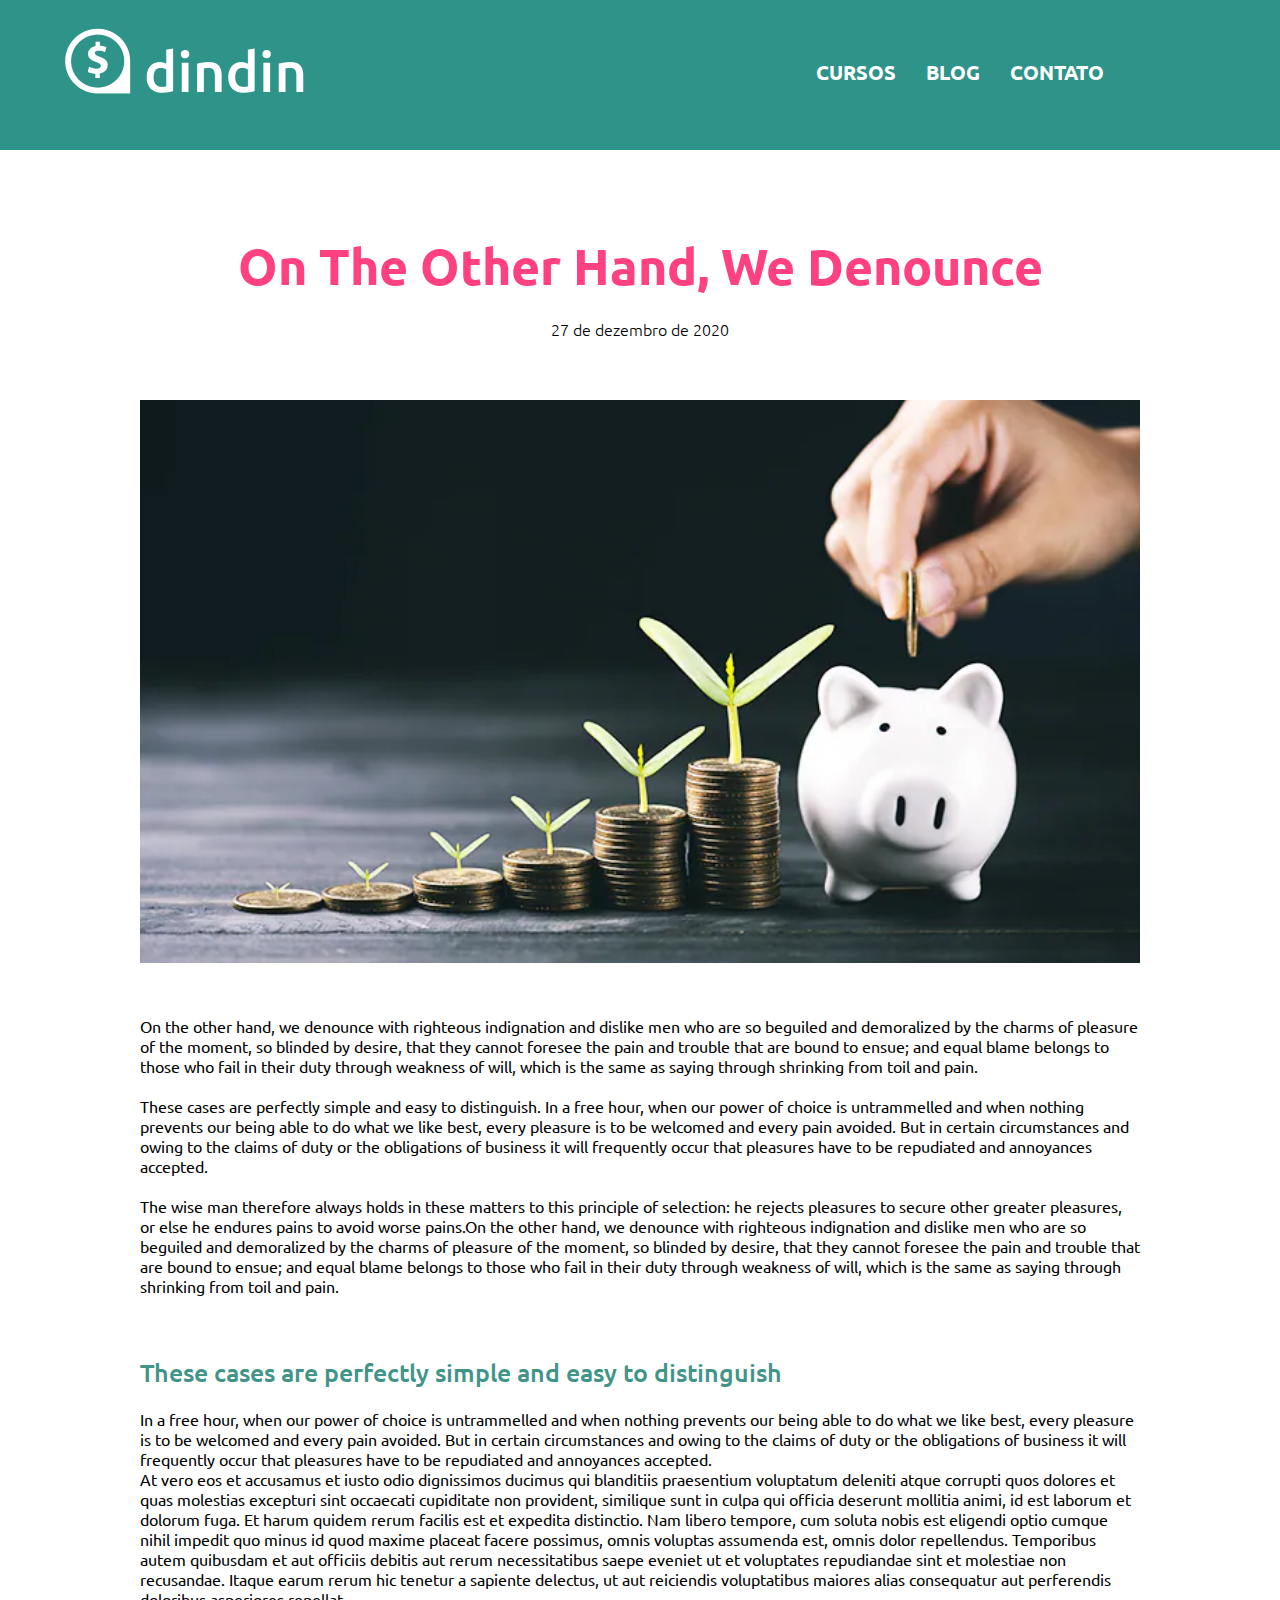
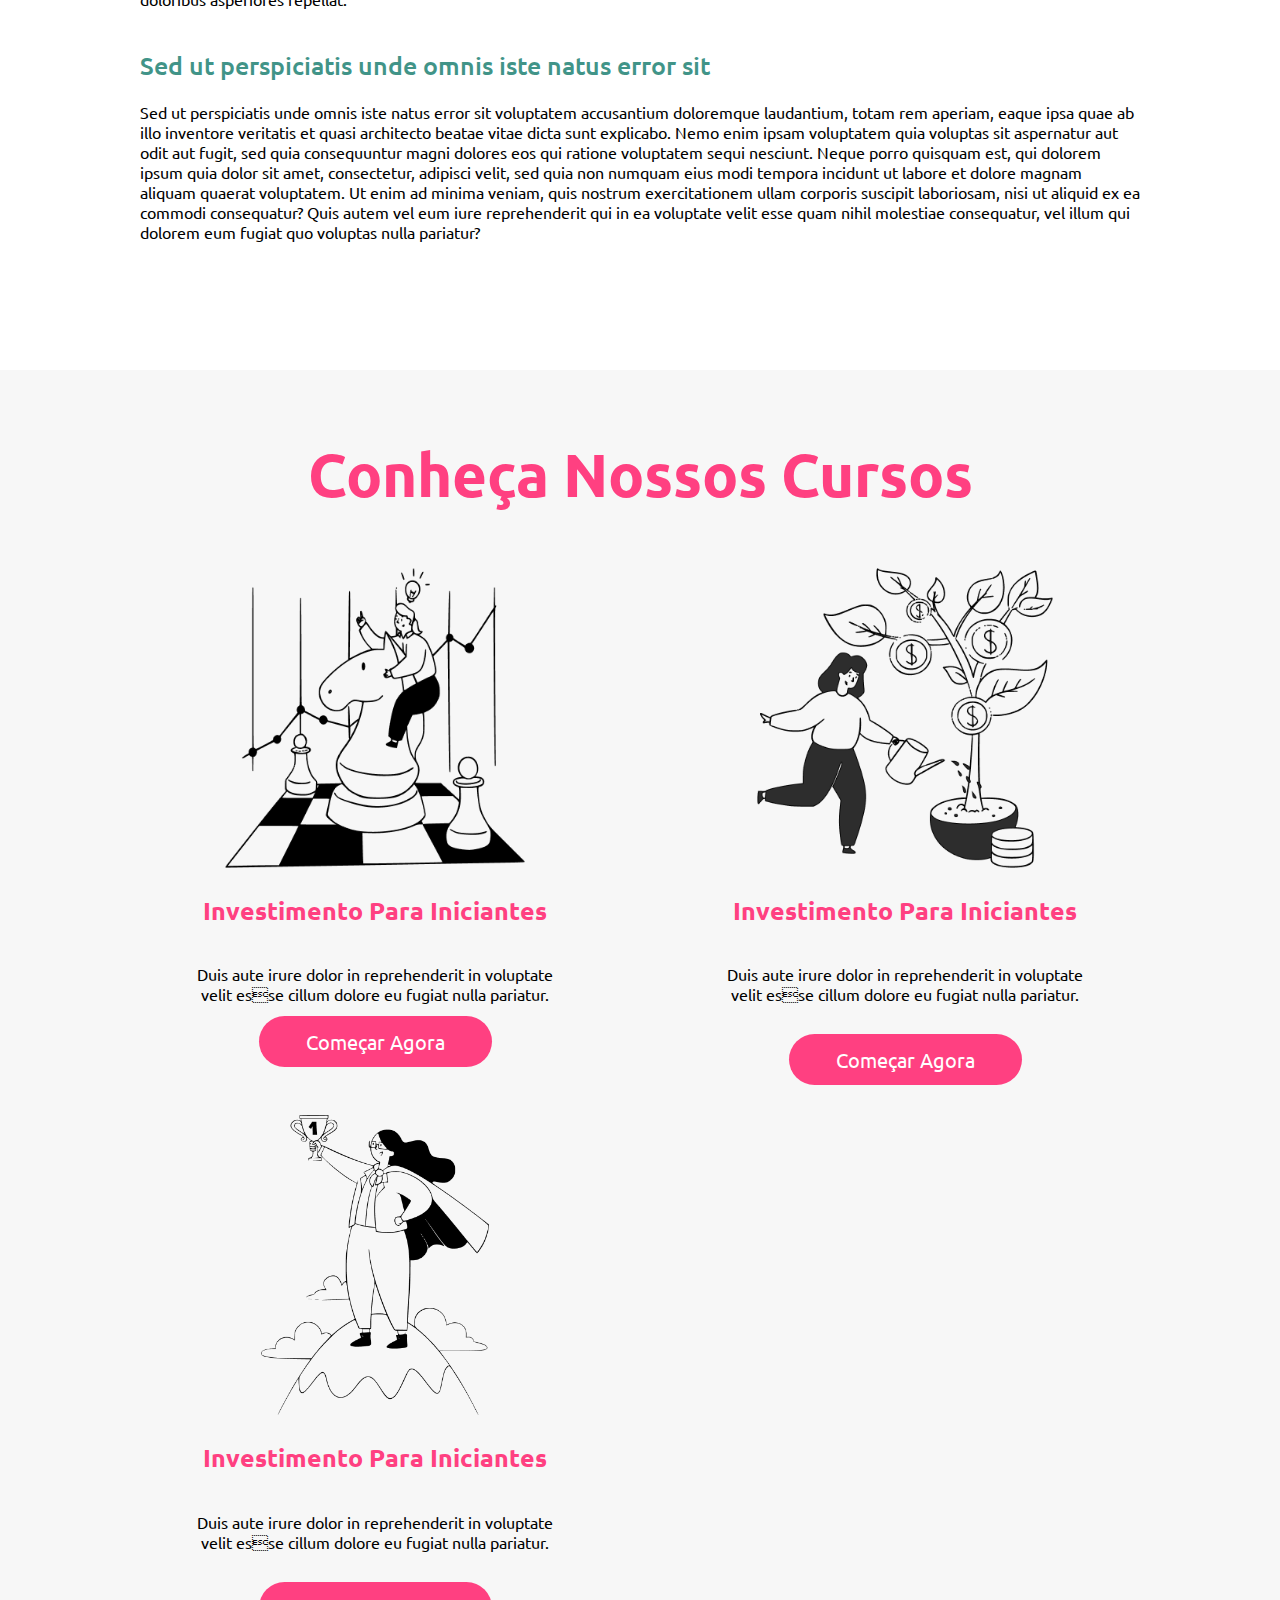
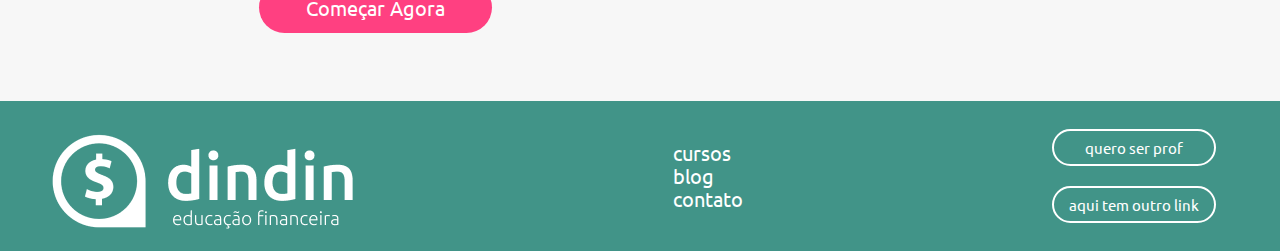
<file: page5.html>
<!DOCTYPE html>
<html lang="en">
<head>
    <meta charset="UTF-8">
    <meta http-equiv="X-UA-Compatible" content="IE=edge">
    <meta name="viewport" content="width=device-width, initial-scale=1.0">
    <link rel="stylesheet" href="./style/css/header&footer.css">
    <link rel="stylesheet" href="./style/css/page5.css">
    <link rel="preconnect" href="https://fonts.googleapis.com">
    <link rel="preconnect" href="https://fonts.gstatic.com" crossorigin>
    <link
        href="https://fonts.googleapis.com/css2?family=Nunito:ital,wght@0,400;0,700;1,300&family=Ubuntu:ital,wght@0,300;0,400;0,500;0,700;1,300;1,400;1,500;1,700&display=swap"
        rel="stylesheet">
    <title>Post</title>
</head>
<body>
    <header>
        <!-- <h1>dindin</h1> -->
        <picture class="logo-header">
            <a href="https://fabriciodsteixeira.github.io/desafio-dindin/index.html"><img src="./style/img/dindin-imagens/logo-header.png" alt="simbolo dinheiro"></a>
        </picture>
        <nav class="menu-header">
            <ul>
                <a href="https://fabriciodsteixeira.github.io/desafio-dindin/page2.html" rel="noopener noreferrer">
                    <li>CURSOS</li>
                </a>
                <a href="https://fabriciodsteixeira.github.io/desafio-dindin/page4.html" rel="noopener noreferrer">
                    <li>BLOG</li>
                </a>
                <a href="https://fabriciodsteixeira.github.io/desafio-dindin/page6.html" rel="noopener noreferrer">
                    <li>CONTATO</li>
                </a>
            </ul>
        </nav>
    </header>

    <!--Fim do Header-->

    <!--Início do Main-->

    <main>
        <article class="container1">

            <section>
                <div class="title1">
                    <h1 class="color-pink-titles">On the other hand, we denounce</h1>
                    <p class="grey-text">27 de dezembro de 2020</p>
                </div>
                <picture>
                    <img src="./style/img/dindin-imagens/money-4.jpg" alt="cofre">
                </picture>
            </section>
            
            
            <section class="container2">

                <p>
                    On the other hand, we denounce with righteous indignation and dislike men who are so beguiled and demoralized by the charms of pleasure of the moment, so blinded by desire, that they cannot foresee the pain and trouble that are bound to ensue; and equal blame belongs to those who fail in their duty through weakness of will, which is the same as saying through shrinking from toil and pain. 
                    <br>
                    <br>
                    These cases are perfectly simple and easy to distinguish. In a free hour, when our power of choice is untrammelled and when nothing prevents our being able to do what we like best, every pleasure is to be welcomed and every pain avoided. But in certain circumstances and owing to the claims of duty or the obligations of business it will frequently occur that pleasures have to be repudiated and annoyances accepted.
                    <br>
                    <br>                    
                    The wise man therefore always holds in these matters to this principle of selection: he rejects pleasures to secure other greater pleasures, or else he endures pains to avoid worse pains.On the other hand, we denounce with righteous indignation and dislike men who are so beguiled and demoralized by the charms of pleasure of the moment, so blinded by desire, that they cannot foresee the pain and trouble that are bound to ensue; and equal blame belongs to those who fail in their duty through weakness of will, which is the same as saying through shrinking from toil and pain. 
                    <br>
                    <br>
                    <br>
                    <br>
                    <span>These cases are perfectly simple and easy to distinguish</span>
                    <br>
                    <br>
                    In a free hour, when our power of choice is untrammelled and when nothing prevents our being able to do what we like best, every pleasure is to be welcomed and every pain avoided. But in certain circumstances and owing to the claims of duty or the obligations of business it will frequently occur that pleasures have to be repudiated and annoyances accepted.
                    <br>
                    At vero eos et accusamus et iusto odio dignissimos ducimus qui blanditiis praesentium voluptatum deleniti atque corrupti quos dolores et quas molestias excepturi sint occaecati cupiditate non provident, similique sunt in culpa qui officia deserunt mollitia animi, id est laborum et dolorum fuga. Et harum quidem rerum facilis est et expedita distinctio. Nam libero tempore, cum soluta nobis est eligendi optio cumque nihil impedit quo minus id quod maxime placeat facere possimus, omnis voluptas assumenda est, omnis dolor repellendus. Temporibus autem quibusdam et aut officiis debitis aut rerum necessitatibus saepe eveniet ut et voluptates repudiandae sint et molestiae non recusandae. Itaque earum rerum hic tenetur a sapiente delectus, ut aut reiciendis voluptatibus maiores alias consequatur aut perferendis doloribus asperiores repellat.
                    <br>
                    <br>
                    <br>
                    <span>Sed ut perspiciatis unde omnis iste natus error sit</span>     
                    <br>
                    <br>
                    Sed ut perspiciatis unde omnis iste natus error sit voluptatem accusantium doloremque laudantium, totam rem aperiam, eaque ipsa quae ab illo inventore veritatis et quasi architecto beatae vitae dicta sunt explicabo. Nemo enim ipsam voluptatem quia voluptas sit aspernatur aut odit aut fugit, sed quia consequuntur magni dolores eos qui ratione voluptatem sequi nesciunt. Neque porro quisquam est, qui dolorem ipsum quia dolor sit amet, consectetur, adipisci velit, sed quia non numquam eius modi tempora incidunt ut labore et dolore magnam aliquam quaerat voluptatem. Ut enim ad minima veniam, quis nostrum exercitationem ullam corporis suscipit laboriosam, nisi ut aliquid ex ea commodi consequatur? Quis autem vel eum iure reprehenderit qui in ea voluptate velit esse quam nihil molestiae consequatur, vel illum qui dolorem eum fugiat quo voluptas nulla pariatur?   
                </p>



            </section>
        </article>


        <article class="container3">
            <h1 class="color-pink-titles">Conheça Nossos Cursos</h1>
            <section class="container3-1">
                <div class="container3-1-1">
                    <picture class="container3-1-1-1">
                        <img src="./style/img/dindin-imagens/ilustra-poupando.png" alt="poupando">
                    </picture>
                    <div class="container3-1-1-2">
                        <h1 class="color-pink-titles">Investimento Para Iniciantes</h1>
                        <p>Duis aute irure dolor in reprehenderit in voluptate velit esse cillum dolore eu fugiat nulla pariatur.</p>
                        <a href="https://fabriciodsteixeira.github.io/desafio-dindin/index.html" rel="noopener noreferrer"><button class="button-green">Começar Agora</button></a>
                    </div>
                </div>

                <div class="container3-1-1">
                    <picture class="container3-1-1-1">
                        <img src="./style/img/dindin-imagens/ilustra-investimento.png" alt="investimento">
                    </picture>
                    <div class="container3-1-1-2">
                        <h1 class="color-pink-titles">Investimento Para Iniciantes</h1>
                        <p>Duis aute irure dolor in reprehenderit in voluptate velit esse cillum dolore eu fugiat nulla pariatur.</p>
                    </div>
                    <a href="https://fabriciodsteixeira.github.io/desafio-dindin/index.html" rel="noopener noreferrer"><button class="button-green">Começar Agora</button></a>
                </div>

                <div class="container3-1-1">
                    <picture class="container3-1-1-1">
                        <img src="./style/img/dindin-imagens/ilustra-independencia.png" alt="independência">
                    </picture>
                    <div class="container3-1-1-2">
                        <h1 class="color-pink-titles">Investimento Para Iniciantes</h1>
                        <p>Duis aute irure dolor in reprehenderit in voluptate velit esse cillum dolore eu fugiat nulla pariatur.</p>
                    </div>
                    <a href="https://fabriciodsteixeira.github.io/desafio-dindin/index.html" rel="noopener noreferrer"><button class="button-green">Começar Agora</button></a>
                </div>
            </section>
        </article>
    </main>

    <!--Fim do Main-->

    <!--Início do Footer-->
    <footer>
        <picture>
            <img src="./style/img/dindin-imagens/logo-footer.png" alt="logo footer">
        </picture>
        <nav>
            <ul>
                <a href="https://fabriciodsteixeira.github.io/desafio-dindin/page2.html" rel="noopener noreferrer">
                    <li>cursos</li>
                </a>
                <a href="https://fabriciodsteixeira.github.io/desafio-dindin/page4.html" rel="noopener noreferrer">
                    <li>blog</li>
                </a>
                <a href="https://fabriciodsteixeira.github.io/desafio-dindin/page6.html" rel="noopener noreferrer">
                    <li>contato</li>
                </a>
            </ul>
        </nav>
        <div class="footer-buttons">
            <div class="button">
                <a href="https://fabriciodsteixeira.github.io/desafio-dindin/page2.html" rel="noopener noreferrer"> <button>quero ser prof</button></a>
            </div>
            <div class="button">
                <a href="https://www.linkedin.com/in/fabr%C3%ADcio-teixeira/" rel="noopener noreferrer"><button>aqui tem outro link</button></a>
            </div>
        </div>
    </footer>
</body>
</html>
</file>
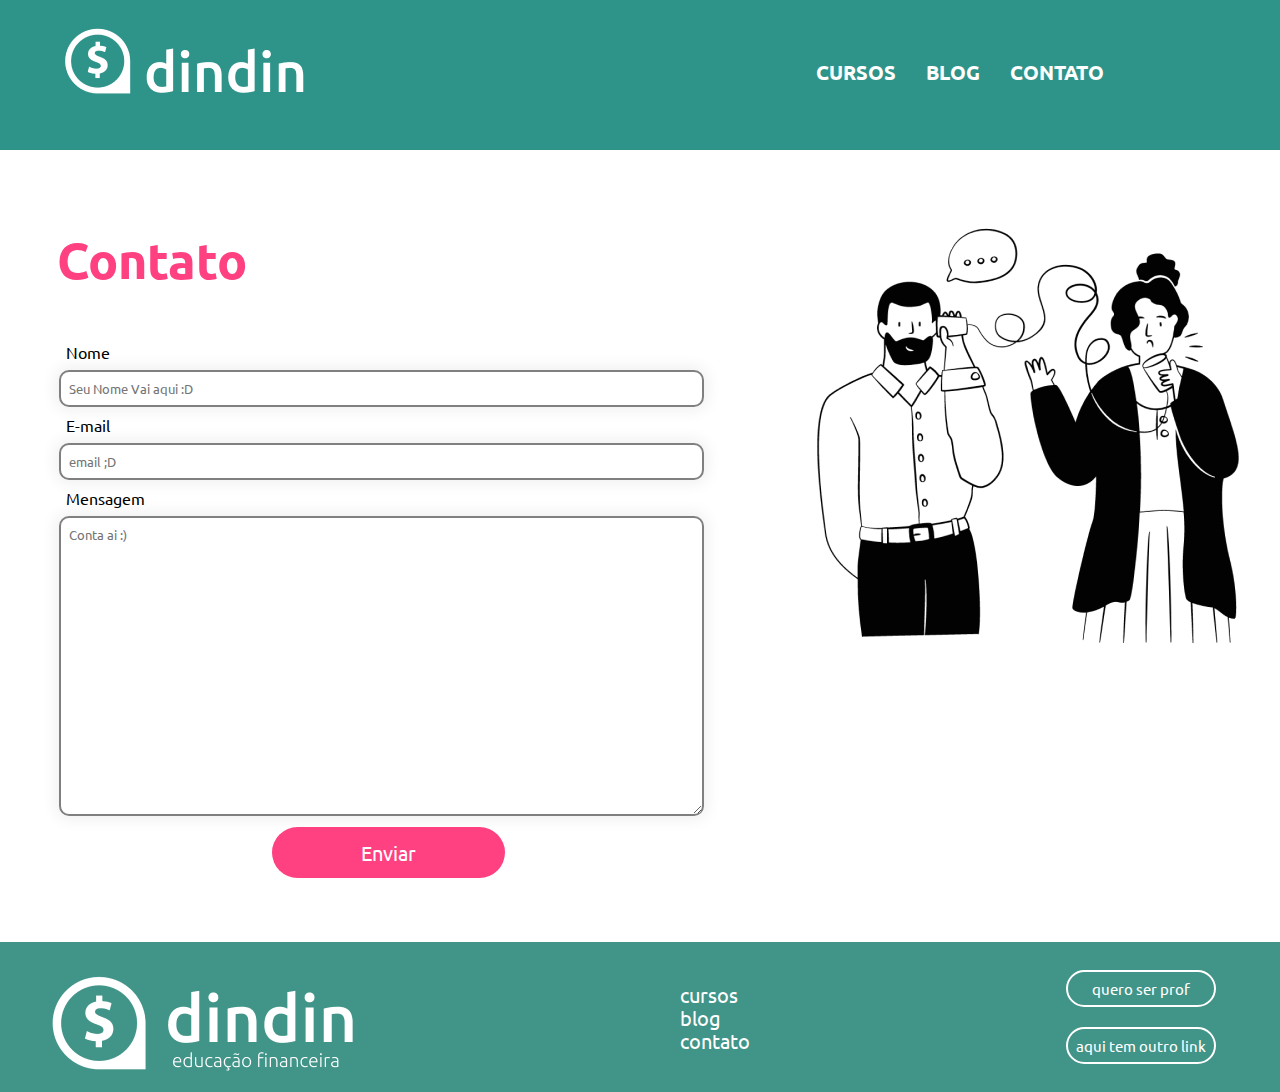
<file: page6.html>
<!DOCTYPE html>
<html lang="en">
<head>
    <meta charset="UTF-8">
    <meta http-equiv="X-UA-Compatible" content="IE=edge">
    <meta name="viewport" content="width=device-width, initial-scale=1.0">
    <link rel="stylesheet" href="./style/css/header&footer.css">
    <link rel="stylesheet" href="./style/css/page6.css">
    <link rel="preconnect" href="https://fonts.googleapis.com">
    <link rel="preconnect" href="https://fonts.gstatic.com" crossorigin>
    <link
        href="https://fonts.googleapis.com/css2?family=Nunito:ital,wght@0,400;0,700;1,300&family=Ubuntu:ital,wght@0,300;0,400;0,500;0,700;1,300;1,400;1,500;1,700&display=swap"
        rel="stylesheet">
    <title>Contato</title>
</head>
<body>
    <header>
        <!-- <h1>dindin</h1> -->
        <picture class="logo-header">
            <a href="https://fabriciodsteixeira.github.io/desafio-dindin/index.html"><img src="./style/img/dindin-imagens/logo-header.png" alt="simbolo dinheiro"></a>
        </picture>
        <nav class="menu-header">
            <ul>
                <a href="https://fabriciodsteixeira.github.io/desafio-dindin/page2.html" rel="noopener noreferrer">
                    <li>CURSOS</li>
                </a>
                <a href="https://fabriciodsteixeira.github.io/desafio-dindin/page4.html" rel="noopener noreferrer">
                    <li>BLOG</li>
                </a>
                <a href="https://fabriciodsteixeira.github.io/desafio-dindin/page6.html" rel="noopener noreferrer">
                    <li>CONTATO</li>
                </a>
            </ul>
        </nav>
    </header>

    <!--Fim do Header-->

    <!--Início do Main-->

    <main>
        <article class="container1">
            <div class="container1-1">
                <h1 class="color-pink-titles">Contato</h1>
                <div class="row">
                    <div class="col-25">
                        <label for="nome">Nome</label>
                    </div>
                    <div class="col-75">
                        <input type="text" id="nome" name="Nome" placeholder="Seu Nome Vai aqui :D">
                    </div>
                </div>

                <div class="row">
                    <div class="col-25">
                        <label for="email">E-mail</label>
                    </div>
                    <div class="col-75">
                        <input type="text" id="email" name="email" placeholder="email ;D"/>
                    </div>
                </div>

                <div class="row">
                    <div class="col-25">
                        <label class="col-25">Mensagem</label>
                    </div>
                    <div  class="col-75">
                        <textarea type="text" name="Mensagem" placeholder="Conta ai :)"  style="height: 300px"></textarea>
                    </div>
                </div>
                <a href="https://youtu.be/dQw4w9WgXcQ" target="_blank" rel="noopener noreferrer"></a><button class="button-pink">Enviar</button>
            </div>
            <picture class="container1-2">
                <img src="./style/img/dindin-imagens/ilustra-contato.png" alt="contato">
            </picture>
        </article>
    </main>

    <!--Fim do Main-->

    <!--Início do Footer-->
    <footer>
        <picture>
            <img src="./style/img/dindin-imagens/logo-footer.png" alt="logo footer">
        </picture>
        <nav>
            <ul>
                <a href="https://fabriciodsteixeira.github.io/desafio-dindin/page2.html" rel="noopener noreferrer">
                    <li>cursos</li>
                </a>
                <a href="https://fabriciodsteixeira.github.io/desafio-dindin/page4.html" rel="noopener noreferrer">
                    <li>blog</li>
                </a>
                <a href="https://fabriciodsteixeira.github.io/desafio-dindin/page6.html" rel="noopener noreferrer">
                    <li>contato</li>
                </a>
            </ul>
        </nav>
        <div class="footer-buttons">
            <div class="button">
                <a href="https://fabriciodsteixeira.github.io/desafio-dindin/page2.html" rel="noopener noreferrer"> <button>quero ser prof</button></a>
            </div>
            <div class="button">
                <a href="https://www.linkedin.com/in/fabr%C3%ADcio-teixeira/" rel="noopener noreferrer"><button>aqui tem outro link</button></a>
            </div>
        </div>
    </footer>
</body>
</html>
</file>
<file: style/css/header&footer.css>
*, ::before,::after{
    margin: 0 auto;
    padding: 0;
    max-width: 100%;
    font-family: 'Ubuntu';

}

a{
    color: white;
    text-decoration: none;
}

button, input[type="submit"], input[type="reset"] {
	background: none;
	color: inherit;
	border: none;
	padding: 0;
	font: inherit;
	cursor: pointer;
	outline: inherit;
}

ul{
    list-style: none;
    text-decoration: none;
}

html, body{
    width: 100%;
    height: 100%;
}

header{
    width: 100%;
    background-color: #2e948A;
    display: flex;
    flex-direction: column;
    height: 170px;
}


header .logo-header{
    display: flex;
    margin-top: 5%;
    align-items: center;

}

@media only screen and (min-width: 600px) { 
    header{
        width: 100%;
        background-color: #2e948A;
        display: flex;
        flex-direction: column;
        height: 150px;
    }


    header .logo-header{
        display: flex;
        margin-top: 2%;
        margin-left: 5%;

    }

}


header nav{
    position: relative;
    top: 10%;

    font-family: 'Ubuntu';
    font-style: normal;
    font-weight: 700;
    font-size: 20px;
    line-height: 23px;
    text-transform: uppercase;

    color: #FDFDFD;
}

header ul{
    display: flex;

}
header li{
    margin: 0px 4px 0px 4px;
}

@media only screen and (min-width: 600px) {
    header nav{
    position: relative;
    left: 25%;
    top:-30%;
    
    }

    header ul{
        display: flex;

    }
    header li{
        margin: 0px 15px 0px 15px;
    }
}

footer img{
    position: relative;
    margin-top: 5%;
    width: 100%;
}

footer{
    display: flex;
    flex-direction: column;
    flex-wrap: wrap;
    width: 100%;
    height:300px;

    background: #419488;
}

footer .button{
    display: flex;
    flex-direction: column;


    font-family: 'Ubuntu';
    font-style: normal;
    font-weight: 400;
    font-size: 15px;
    line-height: 23px;
    text-align: center;

    color: #FFFFFF;
    border: 2px solid #FFFFFF;
    border-radius: 62px;
    margin-top: 10px;
    margin-bottom: 10px;  
    padding: 5px;  
}

footer nav{
    display: flex;
    flex-direction: column;
}

footer nav ul{
    font-family: 'Ubuntu';
    font-style: normal;
    font-weight: 400;
    font-size: 20px;
    line-height: 23px;

    color: #FFFFFF;
}

@media only screen and (min-width: 600px) {
    footer picture{
        display: flex;
        position: relative;
        margin-left: 4%;
        bottom: 1%;
    }
    
    footer{
        display: flex;
        flex-direction: row;
        align-items: center;

        height: 150px;
        background: #419488;
    }
    
    footer .button{

        font-family: 'Ubuntu';
        font-style: normal;
        font-weight: 400;
        font-size: 15px;
        line-height: 23px;
        text-align: center;
    
        color: #FFFFFF;
        width: 10em;
        border: 2px solid #FFFFFF;
        border-radius: 62px;

    }
    
    footer .footer-buttons{
        display: flex;
        flex-direction: column;
        position: relative;
        margin-right: 5%;
        
    }
    
    footer nav ul{
        font-family: 'Ubuntu';
        font-style: normal;
        font-weight: 400;
        font-size: 20px;
        line-height: 23px;
    
        color: #FFFFFF;
    }
}
</file>
<file: style/css/index.css>
*,
::before,
::after {
    margin: 0 auto;
    padding: 0;
    max-width: 100%;
    font-family: 'Ubuntu';

}

a {
    color: white;
    text-decoration: none;
}

button,
input[type="submit"],
input[type="reset"] {
    background: none;
    color: inherit;
    border: none;
    padding: 0;
    font: inherit;
    cursor: pointer;
    outline: inherit;
}

ul {
    list-style: none;
    text-decoration: none;
}

html,
body {
    width: 100%;
    height: 100%;
}

.banner1 {
    display: flex;
    flex-direction: column;
    align-items: center;
}

.banner1 h1 {
    position: relative;
    margin-left: 5%;
    margin-top: 5%;

    font-family: 'Ubuntu';
    font-style: normal;
    font-weight: 700;
    font-size: 30px;
    line-height: 35px;

    color: #FF4081;
}

.banner1 h2 {
    position: relative;
    margin-left: 5%;
    margin-top: 2%;
    margin-top: 2%;
    font-family: 'Ubuntu';
    font-style: normal;
    font-weight: 400;
    font-size: 17px;
    line-height: 21px;

    color: #555555;
}

.banner1 button {
    position: relative;
    margin-left: 5%;
    margin-top: 2%;

    font-family: 'Ubuntu';
    font-style: normal;
    font-weight: 400;
    font-size: 17px;
    line-height: 25px;

    width: 165px;
    height: 30px;
    border: 2px solid #FF4081;
    border-radius: 62px;

    color: #FF4081;
}

@media only screen and (min-width:800px) {
    .banner1 {
        display: flex;
        flex-direction: row;
    }

    .banner1 picture {
        position: relative;
        margin-top: 10%;
        right: 10%;
    }

    .banner1 h1 {

        margin-top: 0%;

        font-family: 'Ubuntu';
        font-style: normal;
        font-weight: 700;
        font-size: 60px;
        line-height: 69px;

        color: #FF4081;


    }

    .banner1 h2 {
        font-family: 'Ubuntu';
        font-style: normal;
        font-weight: 400;
        font-size: 27px;
        line-height: 31px;

        color: #555555;
    }

    .banner1 button {
        font-family: 'Ubuntu';
        font-style: normal;
        font-weight: 400;
        font-size: 27px;
        line-height: 31px;

        color: #FF4081;


        width: 268px;
        height: 51px;
        border: 2px solid #FF4081;
        border-radius: 62px;

        color: #FF4081;
    }

}

.middle-content img {
    height: 400px;
}

.middle-content {
    display: grid;
    justify-items: center;
    justify-content: center;
    padding: 30px;
    grid-gap: 30px;

    margin: 10px 0px 10px 0px;
    grid-template-columns: repeat(auto-fit, minmax(350px, 1fr));
    background: #F7F7F7;
}



.card1 h1 {
    text-align: center;
    font-family: 'Ubuntu';
    font-style: normal;

    color: #FF4081;

    text-align: center;
}

.card1 h2 {
    width: 375px;
    text-align: center;
    font-family: 'Ubuntu';
    font-style: normal;
    font-size: 20px;

    color: #555555;

}

.card1 button {
    margin-top: 3%;
    margin-left: 20%;

    font-family: 'Ubuntu';
    font-style: normal;
    font-weight: 400;
    font-size: 20px;
    line-height: 23px;
    text-align: center;

    color: #FFFFFF;

    width: 233px;
    height: 51px;
    background: #FF4081;
    border-radius: 62px;
}

@media only screen and (min-width: 800px) {

    .card1 button {
        margin-top: 3%;
        margin-left: 25%;

        font-family: 'Ubuntu';
        font-style: normal;
        font-weight: 400;
        font-size: 20px;
        line-height: 23px;
        text-align: center;

        color: #FFFFFF;

        width: 233px;
        height: 51px;
        background: #FF4081;
        border-radius: 62px;
    }
}

#section2{
    display: flex;
    flex-direction: column;
}

#section2 .title-footer{
   display: flex;
   position: relative;
   right: 9%;
    font-size: 25px;
}

#section2 .section2-1-1{
    display: flex;

}

.section2-1-1 p{
    width: 60%;
    font-size: 14px;
}

.section2 #footer-title{
    font-family: 'Ubuntu';
    font-style: normal;
    font-weight: 700;
    font-size: 20px;
    line-height: 43px;

    /* identical to box height */

    color: #009688;

}

@media only screen and (min-width:800px){
#section2{
    display: flex;
    flex-direction: column;
    margin-top: 5%;
    margin-bottom: 7%;
    margin-left: 5%;
}

#section2 .section2-1{
    display: flex;
    flex-direction: row;
    flex-wrap: wrap;
    justify-content: center;
}

.section2-1-1{
    margin-left: 6%;
    margin-top: 8%;
    display: flex;
    flex-direction: row;
    width: 40%;
}
.section2-1-1 p{
    margin-left: 5%;
    font-family: 'ubuntu';
    font-style: normal;
    font-weight: 300;
    font-size: 18px;
    line-height: 25px;
}
#section2 .title-footer{
    display: block;
    position: relative;
    right: 30%;
    
}

}

#section3{
    background: #E5E5E5;
    display: flex;
    flex-direction: column;
}

#section3 .section3-1{
    display: flex;
    margin: 3% 3% 3% 3%;
    flex-wrap: wrap;
}

#section3 .section3-1-1{
    margin: 2%;
}

#section3 .section3-1-1 p{
    width: 300px;
    font-size: 13px;
    margin-left: 0px;
    text-align: left;
}

#footer-title{
    font-family: 'Ubuntu';
    font-style: normal;
    font-weight: 700;
    font-size: 20px;
    line-height: 43px;

    /* identical to box height */

    color: #009688;

}
#section3 #footer-title{
    display: flex;
    position: relative;
    margin-top: 3%;
    right: 3%;
}



@media only screen and (min-width:800px){
#section3{
    background: #E5E5E5;
    display: flex;
    flex-direction: column;
}

#section3 .section3-1{
    display: flex;
    margin: 1%;
    flex-wrap: wrap;
}
#section3 .section3-1-1{
    margin: 1%;
    width: auto;
}

#section3 .section3-1-1 p{
    width: 500px;
    text-align: left;
}

#footer-title{
    font-family: 'Ubuntu';
    font-style: normal;
    font-weight: 700;
    font-size: 37px;
    line-height: 43px;

    /* identical to box height */

    color: #009688;

}
#section3 #footer-title{
    display: flex;
    position: relative;
    margin-top: 3%;
    right: 30%;
}
}

#section3 button{
    margin: 2%;
    margin-bottom: 20%;
    width: 289px;
height: 51px;
    border: 2px solid #FF4081;
border-radius: 62px;
font-family: 'Ubuntu';
font-style: normal;
font-weight: 400;
font-size: 25px;
line-height: 29px;

color: #FF4081;
}
</file>
<file: style/css/page2.css>
*,
::before,
::after {
    margin: 0 auto;
    padding: 0;
    max-width: 100%;
    font-family: 'Ubuntu';

}

a {
    color: white;
    text-decoration: none;
}
button,
input[type="submit"],
input[type="reset"] {
    background: none;
    color: inherit;
    border: none;
    padding: 0;
    font: inherit;
    cursor: pointer;
    outline: inherit;
}

ul {
    list-style: none;
    text-decoration: none;
}

html,
body {
    width: 100%;
    height: 100%;
}

.button-green{
    width: 233px;
    height: 51px;

    font-family: 'Ubuntu';
    font-style: normal;
    font-weight: 400;
    font-size: 20px;
    line-height: 23px;
    text-align: center;

    color: #FFFFFF;

    background: #419488;
    border-radius: 62px;
}

.color-pink-titles{
    font-family: 'Ubuntu';
    font-style: normal;
    font-weight: 700;
    text-transform: capitalize;

    color: #FF4081;

}
.grey-text{
    font-family: 'Ubuntu';
    font-style: normal;
    font-weight: 300;
    color: #000000;
}


.container1{
    display: flex;
    flex-direction: column;
    margin-left: 5%;
    margin-bottom: 15%;

}

.container1-1-1{
    margin: 5%;
}
.container1-1-1 p{
    position: relative;
    margin-top: 2%;
    margin-bottom: 2%;
}

.section1{
    margin-left: 5%;

}

#first-title{
    font-size: 50px;
}

#second-title{
    font-size: 15px;
}


#border{
    border-bottom: #c4c4c4 solid 3px;
    border-top: #c4c4c4 solid 3px;

}
@media only screen and (min-width:1000px) {
    

.section1{
    position: relative;
    left: 25%;
    margin-top:5%;
    margin-bottom: 5%;
}

#first-title{
    font-size: 60px;
}

#sencond-title{
    font-weight: 300;
    font-size: 20px;
}

.container1{
    display: flex;
    flex-direction: column;
    margin-bottom: 15%;
}

.container1 .container1-1{
    display: flex;
    align-items: center;
}

.container1-1-1{
    display: flex;
    flex-direction: column;
}

.container1-1 p{
    width: 724px;
    margin-top: 5%;
    margin-left: 2%;
}
.container1-1 h1{
    position: relative;
    margin-bottom: 5%;
    right: 15%;

    font-weight: 700;
font-size: 35px;
line-height: 40px;
}

.container1-1 button{
    position: relative;
    margin-top: 25%;
    right: 100%;
}
}
</file>
<file: style/css/page3.css>
*,
::before,
::after {
    margin: 0 auto;
    padding: 0;
    max-width: 100%;
    font-family: 'Ubuntu';

}

a {
    color: white;
    text-decoration: none;
}

button,
input[type="submit"],
input[type="reset"] {
    background: none;
    color: inherit;
    border: none;
    padding: 0;
    font: inherit;
    cursor: pointer;
    outline: inherit;
}

ul {
    list-style: none;
    text-decoration: none;
}

html,
body {
    width: 100%;
    height: 100%;
}

.button-green{
    width: 233px;
    height: 51px;

    font-family: 'Ubuntu';
    font-style: normal;
    font-weight: 400;
    font-size: 20px;
    line-height: 23px;
    text-align: center;

    color: #FFFFFF;

    background: #419488;
    border-radius: 62px;
}

.color-pink-titles{
    font-family: 'Ubuntu';
    font-style: normal;
    font-weight: 700;
    text-transform: capitalize;
    font-size: 50px;

    color: #FF4081;

}
.grey-text{
    font-family: 'Ubuntu';
    font-style: normal;
    font-weight: 300;
    color: #000000;
}

.container1{
    display: flex;
    flex-direction: row;
    flex-wrap: wrap;
    align-items: center;
    margin: 5%;

}

.container1-1{
    display: flex;
    flex-wrap: wrap;
}

.container1-1 .container1-1-1{
    margin-top: 5%;
    width: 500px;
}


.container2{
    display: flex;
    flex-direction: column;

    background: #f7f7f7;
}

.container2 .container2-2{
    display: flex;
    width: 65%;
    flex-wrap: wrap;
    margin-top: 2%;
    margin-bottom: 2%;
}

.container2 .container2-2 .container2-2-1{
    width: 560px;
}

.container2 .container2-2 .container2-2-2{
    width: 560px;
    margin-left: 3%;
}
</file>
<file: style/css/page4.css>
*,
::before,
::after {
    margin: 0 auto;
    padding: 0;
    max-width: 100%;
    font-family: 'Ubuntu';

}

a {
    color: white;
    text-decoration: none;
}

button,
input[type="submit"],
input[type="reset"] {
    background: none;
    color: inherit;
    border: none;
    padding: 0;
    font: inherit;
    cursor: pointer;
    outline: inherit;
}

ul {
    list-style: none;
    text-decoration: none;
}

html,
body {
    width: 100%;
    height: 100%;
}

.button-green{
    width: 233px;
    height: 51px;

    font-family: 'Ubuntu';
    font-style: normal;
    font-weight: 400;
    font-size: 20px;
    line-height: 23px;
    text-align: center;

    color: #FFFFFF;

    background: #419488;
    border-radius: 62px;
}

.color-pink-titles{
    font-family: 'Ubuntu';
    font-style: normal;
    font-weight: 700;
    text-transform: capitalize;
    font-size: 20px;

    margin-top: 2%;
    margin-bottom: 2%;

    color: #FF4081;

}
.grey-text{
    font-family: 'Ubuntu';
    font-style: normal;
    font-weight: 300;
    color: #000000;
}

.container1{
    display: flex;
    flex-direction: row;
    flex-wrap: wrap;
    margin-top: 5%;
}

@media only screen and (min-width:800px){
.container1 .container1-2{
    margin-left: -25%;
}


}

.container1 .container1-1 h1{
    width: 500px;
    margin-top: 5%;
    padding-left: 2%;


    font-family: 'Ubuntu';
    font-style: normal;
    font-weight: 700;
    font-size: 47px;
    line-height: 54px;

    color: #009688;
}

.container1 .container1-1 p{
    width: 500px;
    padding-left: 3%;
}


.container2{
    grid-gap: 50px;
    padding: 30px;
    display: grid;
    grid-template-columns:repeat(auto-fit, 300px);
    justify-content: center;
    justify-items: center;

    background: #f7f7f7;

}




.container2 .container2-1 img{
    width: 500px;
    height: 300px;
    object-fit: cover;
}

.container2 .container2-1 p{
    width: 500px;
}

@media only screen and (min-width:800px){
.container2{
    grid-gap: 50px;
    padding: 30px;
    display: grid;
    grid-template-columns:repeat(auto-fit, 800px);
    justify-content: center;
    justify-items: center;

    background: #f7f7f7;

}




.container2 .container2-1 img{
    width: 500px;
    height: 300px;
    object-fit: cover;
}

.container2 .container2-1 p{
    width: 500px;
}
}
</file>
<file: style/css/page5.css>
*,
::before,
::after {
    margin: 0 auto;
    padding: 0;
    max-width: 100%;
    font-family: 'Ubuntu';

}

a {
    color: white;
    text-decoration: none;
}

button,
input[type="submit"],
input[type="reset"] {
    background: none;
    color: inherit;
    border: none;
    padding: 0;
    font: inherit;
    cursor: pointer;
    outline: inherit;
}

ul {
    list-style: none;
    text-decoration: none;
}

html,
body {
    width: 100%;
    height: 100%;
}

.button-green{
    width: 233px;
    height: 51px;

    font-family: 'Ubuntu';
    font-style: normal;
    font-weight: 400;
    font-size: 20px;
    line-height: 23px;
    text-align: center;

    color: #FFFFFF;

    background: #FF4081;
    border-radius: 62px;
}

.color-pink-titles{
    font-family: 'Ubuntu';
    font-style: normal;
    font-weight: 700;
    text-transform: capitalize;

    margin-top: 2%;
    margin-bottom: 2%;

    color: #FF4081;

}
.grey-text{
    font-family: 'Ubuntu';
    font-style: normal;
    font-weight: 300;
    color: #000000;
}

.container1{
    display: flex;
    flex-direction: column;
    margin-top: 5%;
}

.container1 img{
    width: 1000px;
    margin-bottom: 5%;
}
.container1 .title1{
    text-align: center;
    margin-bottom: 6%;
}

.container1 h1{
    font-size: 50px;
}



.container2{
    width: 1000px;
    margin-bottom: 10%;
    
}

.container2 span{
    color:#419488;
    font-size: 25px;
    font-weight: 500;
}


.container3{
    text-align: center;
    font-size: 30px;
    background: #F7F7F7;
    padding-top: 3%;
    padding-bottom: 3%;
}

.container3-1{
    display: grid;
    padding: 30px;
    grid-gap: 30px;
    justify-content: center;
    justify-items: center;
    grid-template-columns: repeat(auto-fit, 500px);
}

.container3 .container3-1 .container3-1-1 img{
    height: 300px;
}

.container3 .container3-1 .container3-1-1 .container3-1-1-2{
    width: 375px;
    margin-top: 5%;
    margin-bottom: 5%;

}

.container3 .container3-1 .container3-1-1 button{
    margin-top: 3%;
}

.container3 .container3-1 .container3-1-1 .container3-1-1-2 h1{
    margin-bottom: 10%;
    font-size: 25px;

}

.container3 .container3-1 .container3-1-1 .container3-1-1-2 p{
    font-size: 16px;

}
</file>
<file: style/css/page6.css>
*,
::before,
::after {
    margin: 0 auto;
    padding: 0;
    max-width: 100%;
    font-family: 'Ubuntu';
    box-sizing: border-box;

}

a {
    color: white;
    text-decoration: none;
}

button,
input[type="submit"],
input[type="reset"] {
    background: none;
    color: inherit;
    border: none;
    padding: 0;
    font: inherit;
    cursor: pointer;
    outline: inherit;
}

ul {
    list-style: none;
    text-decoration: none;
}

html,
body {
    width: 100%;
    height: 100%;
}

.button-pink{
    width: 233px;
    height: 51px;

    font-family: 'Ubuntu';
    font-style: normal;
    font-weight: 400;
    font-size: 20px;
    line-height: 23px;
    text-align: center;

    color: #FFFFFF;

    background: #FF4081;
    border-radius: 62px;
}

.color-pink-titles{
    font-family: 'Ubuntu';
    font-style: normal;
    font-weight: 700;
    text-transform: capitalize;

    margin-top: 2%;
    margin-bottom: 2%;

    color: #FF4081;

}
.grey-text{
    font-family: 'Ubuntu';
    font-style: normal;
    font-weight: 300;
    color: #000000;
}

.container1{
    display: flex;
    flex-direction: row;
    flex-wrap: wrap;
    margin-top: 5%;
    margin-bottom: 5%;

}

.container1-1{
    display: flex;
    flex-direction: column;
}

.container1-1 h1{
    font-size: 50px;
    padding-bottom: 5%;
}

.container1 .container1-1 input, textarea{
    padding: 8px;
    margin: 8px;
    width: 700px;
    resize: horizontal;

    border: 2px solid gray;
    box-shadow: 0 0 15px 4px rgba( 0,0,0,0.06);
    border-radius: 10px;
}

.container1 .container1-1 label{
    font-family: 'Ubuntu';
    font-style: normal;
    font-weight: 400;

    padding-left: 5%;
}

.col-75{
    float: left;
    width: 90%;
    margin-left: 3%;
}


@media screen and (min-width:900px) {
    .container1-1 h1{
        position: relative;
        right: 33%;
    
    }

}
</file>
